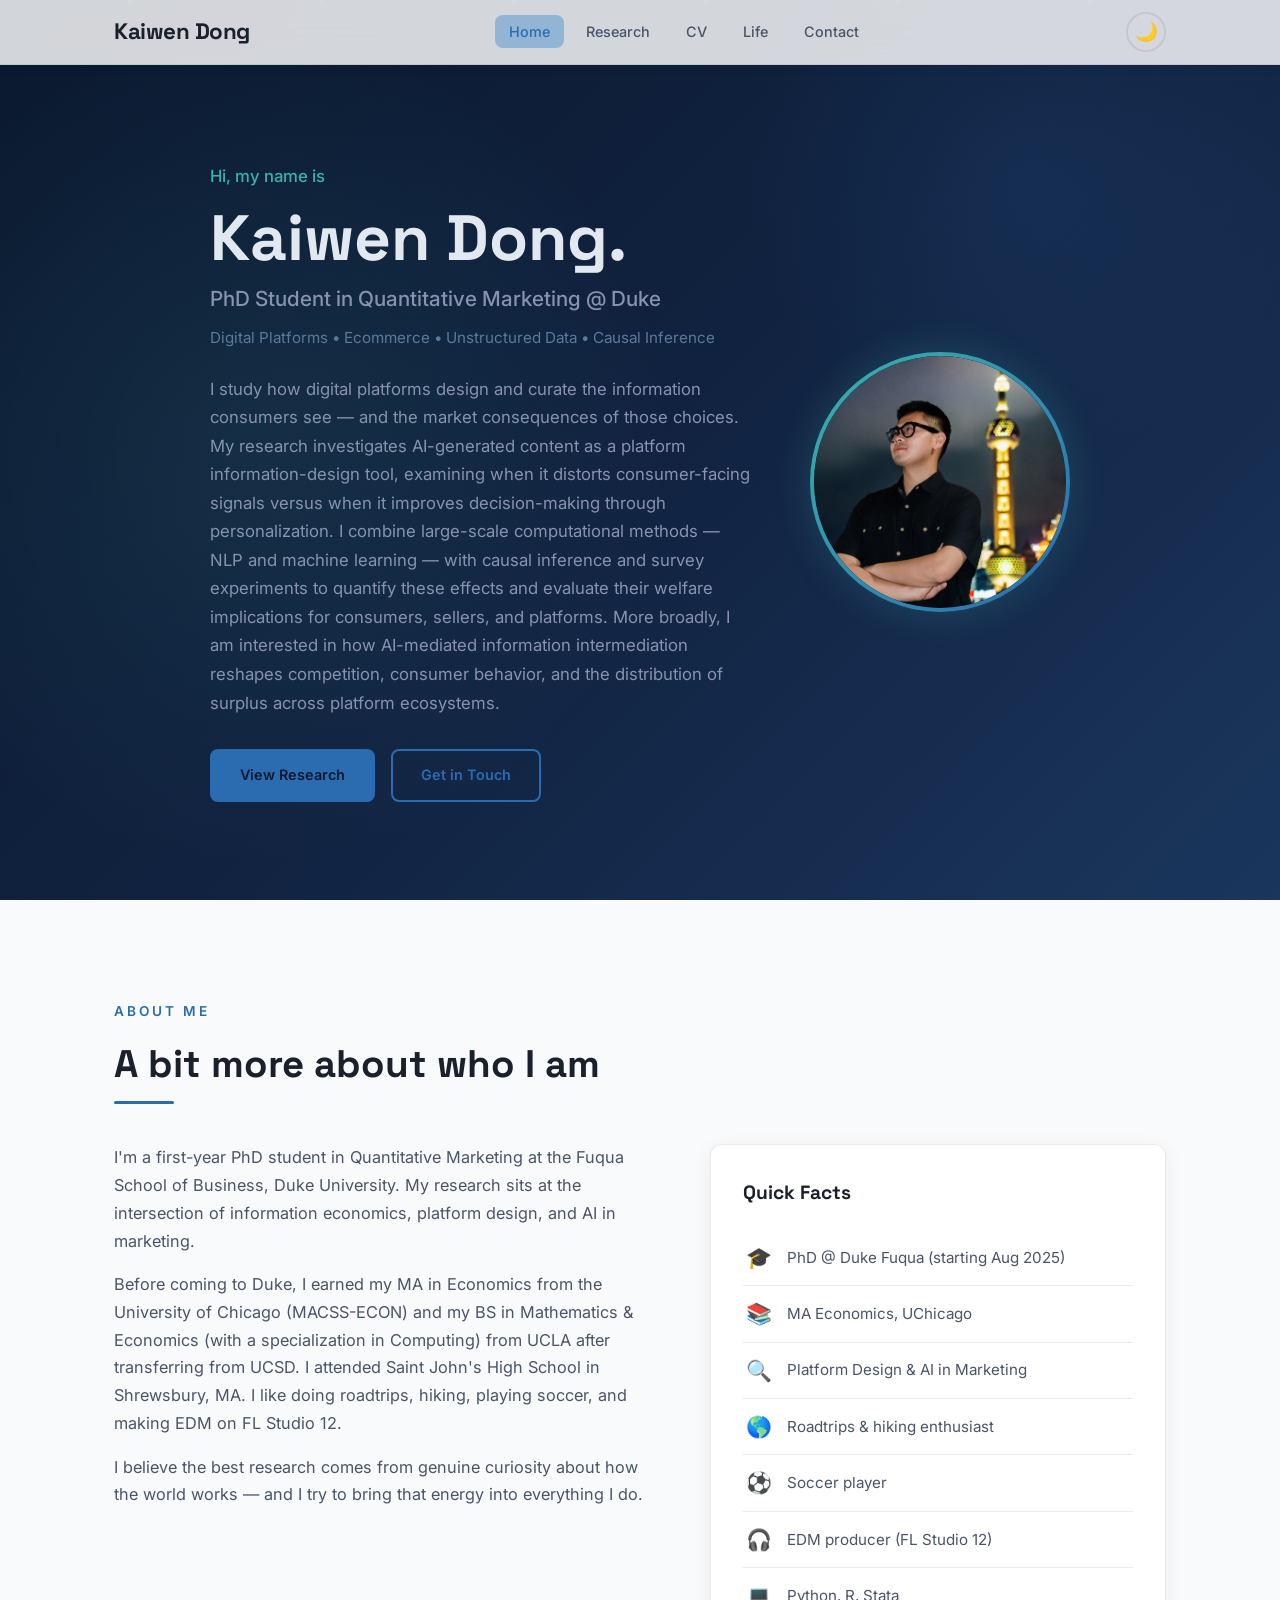
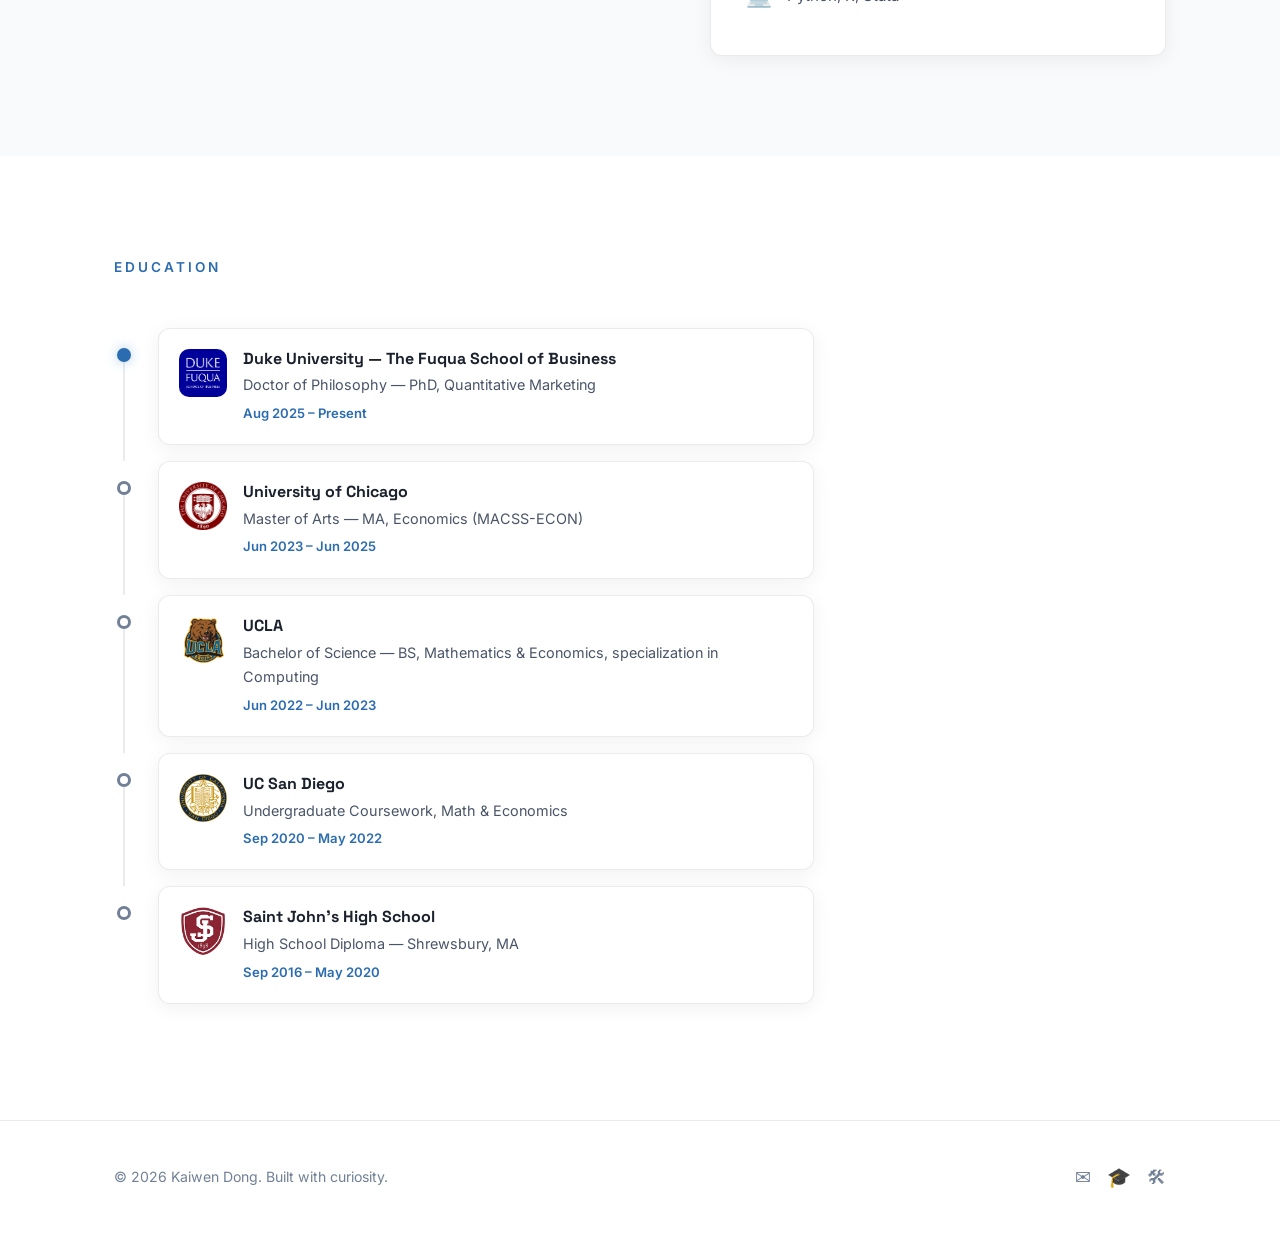
<file: index.html>
<!DOCTYPE html>
<html lang="en">
<head>
  <!-- Google tag (gtag.js) -->
  <script async src="https://www.googletagmanager.com/gtag/js?id=G-MLNRYPQRBH"></script>
  <script>
    window.dataLayer = window.dataLayer || [];
    function gtag(){dataLayer.push(arguments);}
    gtag('js', new Date());
    gtag('config', 'G-MLNRYPQRBH');
  </script>
  <meta charset="UTF-8">
  <meta name="viewport" content="width=device-width, initial-scale=1.0">
  <title>Kaiwen Dong | PhD Student in Quantitative Marketing @ Duke</title>
  <meta name="description" content="Kaiwen Dong is a first-year PhD student in Quantitative Marketing at Duke University's Fuqua School of Business, researching platform economics, AI in marketing, causal inference, and digital markets.">
  <meta name="keywords" content="Kaiwen Dong, PhD student, quantitative marketing, Duke University, Fuqua School of Business, platform economics, AI in marketing, causal inference, digital markets, ecommerce">
  <meta name="author" content="Kaiwen Dong">
  <meta name="robots" content="index, follow">
  <link rel="canonical" href="https://kevin2330.github.io/">
  <!-- Open Graph -->
  <meta property="og:title" content="Kaiwen Dong | PhD Student in Quantitative Marketing @ Duke">
  <meta property="og:description" content="First-year PhD student at Duke Fuqua researching platform economics, AI in marketing, causal inference, and digital markets.">
  <meta property="og:image" content="https://kevin2330.github.io/assets/profile.jpg">
  <meta property="og:url" content="https://kevin2330.github.io/">
  <meta property="og:type" content="website">
  <meta property="og:site_name" content="Kaiwen Dong">
  <!-- Twitter Card -->
  <meta name="twitter:card" content="summary_large_image">
  <meta name="twitter:title" content="Kaiwen Dong | PhD Student in Quantitative Marketing @ Duke">
  <meta name="twitter:description" content="First-year PhD student at Duke Fuqua researching platform economics, AI in marketing, causal inference, and digital markets.">
  <meta name="twitter:image" content="https://kevin2330.github.io/assets/profile.jpg">
  <!-- JSON-LD Structured Data -->
  <script type="application/ld+json">
  {
    "@context": "https://schema.org",
    "@type": "Person",
    "name": "Kaiwen Dong",
    "url": "https://kevin2330.github.io",
    "image": "https://kevin2330.github.io/assets/profile.jpg",
    "jobTitle": "PhD Student in Quantitative Marketing",
    "worksFor": {
      "@type": "Organization",
      "name": "Duke University, Fuqua School of Business"
    },
    "email": "kaiwen.dong@duke.edu",
    "alumniOf": [
      {
        "@type": "CollegeOrUniversity",
        "name": "University of Chicago"
      },
      {
        "@type": "CollegeOrUniversity",
        "name": "University of California, Los Angeles"
      }
    ],
    "knowsAbout": ["Platform Economics", "AI in Marketing", "Causal Inference", "Digital Markets", "Quantitative Marketing"],
    "sameAs": [
      "https://github.com/Kevin2330",
      "https://www.linkedin.com/in/kaiwendong/"
    ]
  }
  </script>
  <link rel="preconnect" href="https://fonts.googleapis.com">
  <link rel="preconnect" href="https://fonts.gstatic.com" crossorigin>
  <link href="https://fonts.googleapis.com/css2?family=Inter:wght@400;500;600;700&family=Space+Grotesk:wght@500;600;700&display=swap" rel="stylesheet">
  <link rel="stylesheet" href="css/style.css">
</head>
<body>

  <!-- Navigation -->
  <nav class="navbar">
    <div class="container">
      <a href="index.html" class="nav-brand">Kaiwen Dong</a>
      <ul class="nav-links">
        <li><a href="index.html">Home</a></li>
        <li><a href="research.html">Research</a></li>
        <li><a href="cv.html">CV</a></li>
<li><a href="life.html">Life</a></li>
        <li><a href="contact.html">Contact</a></li>
      </ul>
      <button class="theme-toggle" aria-label="Toggle dark mode">🌙</button>
      <button class="nav-hamburger" aria-label="Toggle menu">
        <span></span><span></span><span></span>
      </button>
    </div>
  </nav>

  <!-- Hero -->
  <header class="hero">
    <div class="hero-particles">
      <span></span><span></span><span></span>
      <span></span><span></span><span></span>
    </div>
    <div class="container hero-content">
      <div class="hero-text">
        <p class="hero-greeting">Hi, my name is</p>
        <h1>Kaiwen Dong.</h1>
        <p class="hero-tagline">PhD Student in Quantitative Marketing @ Duke</p>
        <p class="hero-personality">Digital Platforms &bull; Ecommerce &bull; Unstructured Data &bull; Causal Inference</p>
        <p class="hero-bio">
          I study how digital platforms design and curate the information consumers
          see &mdash; and the market consequences of those choices. My research investigates
          AI-generated content as a platform information-design tool, examining when it
          distorts consumer-facing signals versus when it improves decision-making through
          personalization. I combine large-scale computational methods &mdash; NLP and machine
          learning &mdash; with causal inference and survey experiments to quantify these effects
          and evaluate their welfare implications for consumers, sellers, and platforms.
          More broadly, I am interested in how AI-mediated information intermediation
          reshapes competition, consumer behavior, and the distribution of surplus across
          platform ecosystems.
        </p>
        <div class="hero-buttons">
          <a href="research.html" class="btn btn-primary">View Research</a>
          <a href="contact.html" class="btn btn-outline">Get in Touch</a>
        </div>
      </div>
      <div class="hero-photo">
        <div class="photo-frame">
          <div class="photo-placeholder">
            <img src="assets/profile.jpg" alt="Kaiwen Dong">
          </div>
        </div>
      </div>
    </div>
  </header>

  <!-- About Section -->
  <section class="section" id="about">
    <div class="container">
      <div class="section-header animate-on-scroll">
        <p class="section-label">About Me</p>
        <h2 class="section-title">A bit more about who I am</h2>
      </div>
      <div class="about-grid">
        <div class="about-text animate-on-scroll">
          <p>
            I'm a first-year PhD student in Quantitative Marketing at the Fuqua School of Business,
            Duke University. My research sits at the intersection of information economics,
            platform design, and AI in marketing.
          </p>
          <p>
            Before coming to Duke, I earned my MA in Economics from the University of Chicago
            (MACSS-ECON) and my BS in Mathematics &amp; Economics (with a specialization in Computing)
            from UCLA after transferring from UCSD. I attended Saint John's High School in
            Shrewsbury, MA. I like doing roadtrips, hiking, playing soccer, and making EDM
            on FL Studio 12.
          </p>
          <p>
            I believe the best research comes from genuine curiosity about how the world works
            &mdash; and I try to bring that energy into everything I do.
          </p>
        </div>
        <div class="fun-facts animate-on-scroll">
          <h3>Quick Facts</h3>
          <div class="fact-item">
            <span class="fact-icon">&#127891;</span>
            <span>PhD @ Duke Fuqua (starting Aug 2025)</span>
          </div>
          <div class="fact-item">
            <span class="fact-icon">&#128218;</span>
            <span>MA Economics, UChicago</span>
          </div>
          <div class="fact-item">
            <span class="fact-icon">&#128269;</span>
            <span>Platform Design &amp; AI in Marketing</span>
          </div>
          <div class="fact-item">
            <span class="fact-icon">&#127758;</span>
            <span>Roadtrips &amp; hiking enthusiast</span>
          </div>
          <div class="fact-item">
            <span class="fact-icon">&#9917;</span>
            <span>Soccer player</span>
          </div>
          <div class="fact-item">
            <span class="fact-icon">&#127911;</span>
            <span>EDM producer (FL Studio 12)</span>
          </div>
          <div class="fact-item">
            <span class="fact-icon">&#128187;</span>
            <span>Python, R, Stata</span>
          </div>
        </div>
      </div>
    </div>
  </section>

  <!-- Education Timeline -->
  <section class="section section-alt" id="education">
    <div class="container">
      <div class="section-header animate-on-scroll">
        <p class="section-label">Education</p>
      </div>
      <div class="edu-timeline">

        <div class="edu-item animate-on-scroll">
          <div class="edu-line">
            <div class="edu-dot edu-dot-active"></div>
            <div class="edu-connector"></div>
          </div>
          <div class="edu-card">
            <div class="edu-logo">
              <img src="logo/Fuqua_School_of_Business_logo_square_full.svg.png" alt="Duke Fuqua">
            </div>
            <div class="edu-info">
              <h4>Duke University &mdash; The Fuqua School of Business</h4>
              <p class="edu-degree">Doctor of Philosophy &mdash; PhD, Quantitative Marketing</p>
              <p class="edu-dates">Aug 2025 &ndash; Present</p>
            </div>
          </div>
        </div>

        <div class="edu-item animate-on-scroll">
          <div class="edu-line">
            <div class="edu-dot"></div>
            <div class="edu-connector"></div>
          </div>
          <div class="edu-card">
            <div class="edu-logo">
              <img src="logo/UChicago-logo.jpg" alt="University of Chicago">
            </div>
            <div class="edu-info">
              <h4>University of Chicago</h4>
              <p class="edu-degree">Master of Arts &mdash; MA, Economics (MACSS-ECON)</p>
              <p class="edu-dates">Jun 2023 &ndash; Jun 2025</p>
            </div>
          </div>
        </div>

        <div class="edu-item animate-on-scroll">
          <div class="edu-line">
            <div class="edu-dot"></div>
            <div class="edu-connector"></div>
          </div>
          <div class="edu-card">
            <div class="edu-logo">
              <img src="logo/ucla-logo.avif" alt="UCLA">
            </div>
            <div class="edu-info">
              <h4>UCLA</h4>
              <p class="edu-degree">Bachelor of Science &mdash; BS, Mathematics &amp; Economics, specialization in Computing</p>
              <p class="edu-dates">Jun 2022 &ndash; Jun 2023</p>
            </div>
          </div>
        </div>

        <div class="edu-item animate-on-scroll">
          <div class="edu-line">
            <div class="edu-dot"></div>
            <div class="edu-connector"></div>
          </div>
          <div class="edu-card">
            <div class="edu-logo">
              <img src="logo/ucsd-logo.png" alt="UC San Diego">
            </div>
            <div class="edu-info">
              <h4>UC San Diego</h4>
              <p class="edu-degree">Undergraduate Coursework, Math &amp; Economics</p>
              <p class="edu-dates">Sep 2020 &ndash; May 2022</p>
            </div>
          </div>
        </div>

        <div class="edu-item animate-on-scroll">
          <div class="edu-line">
            <div class="edu-dot"></div>
          </div>
          <div class="edu-card">
            <div class="edu-logo">
              <img src="logo/sj-logo.png" alt="Saint John's High School">
            </div>
            <div class="edu-info">
              <h4>Saint John's High School</h4>
              <p class="edu-degree">High School Diploma &mdash; Shrewsbury, MA</p>
              <p class="edu-dates">Sep 2016 &ndash; May 2020</p>
            </div>
          </div>
        </div>

      </div>
    </div>
  </section>

  <!-- Footer -->
  <footer class="footer">
    <div class="container">
      <p class="footer-text">&copy; 2026 Kaiwen Dong. Built with curiosity.</p>
      <div class="footer-socials">
        <a href="mailto:kaiwen.dong@duke.edu" aria-label="Email" title="Email">&#9993;</a>
        <a href="https://scholar.google.com/" target="_blank" rel="noopener" aria-label="Google Scholar" title="Google Scholar">&#127891;</a>
        <a href="https://github.com/Kevin2330" target="_blank" rel="noopener" aria-label="GitHub" title="GitHub">&#128736;</a>
      </div>
    </div>
  </footer>

  <script src="js/main.js"></script>
</body>
</html>
</file>
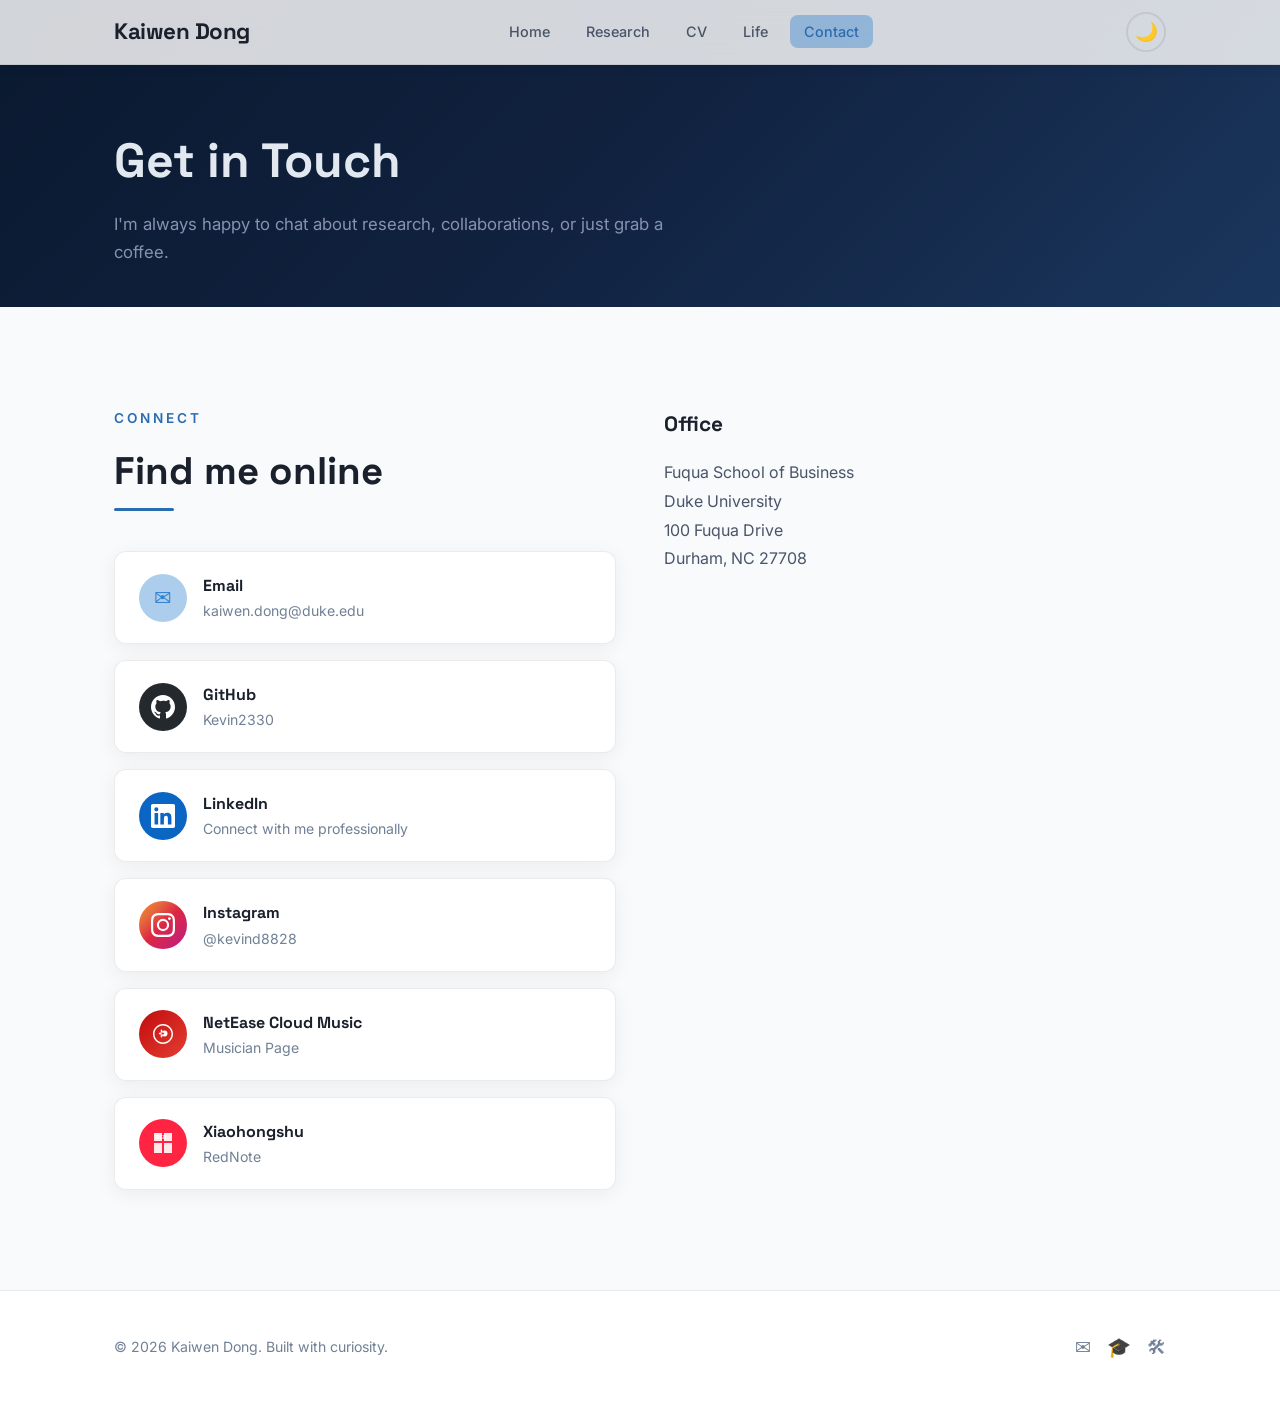
<file: contact.html>
<!DOCTYPE html>
<html lang="en">
<head>
  <!-- Google tag (gtag.js) -->
  <script async src="https://www.googletagmanager.com/gtag/js?id=G-MLNRYPQRBH"></script>
  <script>
    window.dataLayer = window.dataLayer || [];
    function gtag(){dataLayer.push(arguments);}
    gtag('js', new Date());
    gtag('config', 'G-MLNRYPQRBH');
  </script>
  <meta charset="UTF-8">
  <meta name="viewport" content="width=device-width, initial-scale=1.0">
  <title>Contact | Kaiwen Dong</title>
  <meta name="description" content="Contact Kaiwen Dong — email, GitHub, LinkedIn, Instagram, and office address at Duke University's Fuqua School of Business.">
  <meta name="keywords" content="Kaiwen Dong, contact, email, Duke University, Fuqua School of Business, GitHub, LinkedIn, social media">
  <meta name="author" content="Kaiwen Dong">
  <meta name="robots" content="index, follow">
  <link rel="canonical" href="https://kevin2330.github.io/contact.html">
  <!-- Open Graph -->
  <meta property="og:title" content="Contact | Kaiwen Dong">
  <meta property="og:description" content="Get in touch with Kaiwen Dong — email, GitHub, LinkedIn, and office at Duke Fuqua School of Business.">
  <meta property="og:image" content="https://kevin2330.github.io/assets/profile.jpg">
  <meta property="og:url" content="https://kevin2330.github.io/contact.html">
  <meta property="og:type" content="website">
  <meta property="og:site_name" content="Kaiwen Dong">
  <!-- Twitter Card -->
  <meta name="twitter:card" content="summary_large_image">
  <meta name="twitter:title" content="Contact | Kaiwen Dong">
  <meta name="twitter:description" content="Get in touch with Kaiwen Dong — email, GitHub, LinkedIn, and office at Duke Fuqua School of Business.">
  <meta name="twitter:image" content="https://kevin2330.github.io/assets/profile.jpg">
  <link rel="preconnect" href="https://fonts.googleapis.com">
  <link rel="preconnect" href="https://fonts.gstatic.com" crossorigin>
  <link href="https://fonts.googleapis.com/css2?family=Inter:wght@400;500;600;700&family=Space+Grotesk:wght@500;600;700&display=swap" rel="stylesheet">
  <link rel="stylesheet" href="css/style.css">
</head>
<body class="page-top">

  <!-- Navigation -->
  <nav class="navbar">
    <div class="container">
      <a href="index.html" class="nav-brand">Kaiwen Dong</a>
      <ul class="nav-links">
        <li><a href="index.html">Home</a></li>
        <li><a href="research.html">Research</a></li>
        <li><a href="cv.html">CV</a></li>
<li><a href="life.html">Life</a></li>
        <li><a href="contact.html">Contact</a></li>
      </ul>
      <button class="theme-toggle" aria-label="Toggle dark mode">🌙</button>
      <button class="nav-hamburger" aria-label="Toggle menu">
        <span></span><span></span><span></span>
      </button>
    </div>
  </nav>

  <!-- Page Hero -->
  <div class="page-hero">
    <div class="container">
      <h1>Get in Touch</h1>
      <p>I'm always happy to chat about research, collaborations, or just grab a coffee.</p>
    </div>
  </div>

  <!-- Contact Content -->
  <section class="section">
    <div class="container">
      <div class="contact-grid">

        <!-- Links -->
        <div>
          <div class="section-header animate-on-scroll">
            <p class="section-label">Connect</p>
            <h2 class="section-title">Find me online</h2>
          </div>

          <ul class="contact-links stagger-children">
            <li>
              <a href="mailto:kaiwen.dong@duke.edu" class="contact-link animate-on-scroll">
                <span class="contact-icon">&#9993;</span>
                <div class="contact-link-text">
                  <h4>Email</h4>
                  <p>kaiwen.dong@duke.edu</p>
                </div>
              </a>
            </li>
<li>
              <a href="https://github.com/Kevin2330" target="_blank" rel="noopener" class="contact-link animate-on-scroll">
                <span class="contact-icon" style="background: #24292e; padding: 10px;">
                  <svg width="24" height="24" viewBox="0 0 24 24" fill="white" xmlns="http://www.w3.org/2000/svg">
                    <path d="M12 0C5.374 0 0 5.373 0 12c0 5.302 3.438 9.8 8.207 11.387.599.111.793-.261.793-.577v-2.234c-3.338.726-4.033-1.416-4.033-1.416-.546-1.387-1.333-1.756-1.333-1.756-1.089-.745.083-.729.083-.729 1.205.084 1.839 1.237 1.839 1.237 1.07 1.834 2.807 1.304 3.492.997.107-.775.418-1.305.762-1.604-2.665-.305-5.467-1.334-5.467-5.931 0-1.311.469-2.381 1.236-3.221-.124-.303-.535-1.524.117-3.176 0 0 1.008-.322 3.301 1.23A11.509 11.509 0 0112 5.803c1.02.005 2.047.138 3.006.404 2.291-1.552 3.297-1.23 3.297-1.23.653 1.653.242 2.874.118 3.176.77.84 1.235 1.911 1.235 3.221 0 4.609-2.807 5.624-5.479 5.921.43.372.823 1.102.823 2.222v3.293c0 .319.192.694.801.576C20.566 21.797 24 17.3 24 12c0-6.627-5.373-12-12-12z"/>
                  </svg>
                </span>
                <div class="contact-link-text">
                  <h4>GitHub</h4>
                  <p>Kevin2330</p>
                </div>
              </a>
            </li>
            <li>
              <a href="https://www.linkedin.com/in/kaiwendong/" target="_blank" rel="noopener" class="contact-link animate-on-scroll">
                <span class="contact-icon" style="background: #0A66C2; padding: 10px;">
                  <svg width="24" height="24" viewBox="0 0 24 24" fill="white" xmlns="http://www.w3.org/2000/svg">
                    <path d="M20.447 20.452h-3.554v-5.569c0-1.328-.027-3.037-1.852-3.037-1.853 0-2.136 1.445-2.136 2.939v5.667H9.351V9h3.414v1.561h.046c.477-.9 1.637-1.85 3.37-1.85 3.601 0 4.267 2.37 4.267 5.455v6.286zM5.337 7.433a2.062 2.062 0 01-2.063-2.065 2.064 2.064 0 112.063 2.065zm1.782 13.019H3.555V9h3.564v11.452zM22.225 0H1.771C.792 0 0 .774 0 1.729v20.542C0 23.227.792 24 1.771 24h20.451C23.2 24 24 23.227 24 22.271V1.729C24 .774 23.2 0 22.222 0h.003z"/>
                  </svg>
                </span>
                <div class="contact-link-text">
                  <h4>LinkedIn</h4>
                  <p>Connect with me professionally</p>
                </div>
              </a>
            </li>
            <li>
              <a href="https://www.instagram.com/kevind8828/" target="_blank" rel="noopener" class="contact-link animate-on-scroll">
                <span class="contact-icon" style="background: linear-gradient(135deg, #f09433, #e6683c, #dc2743, #cc2366, #bc1888); padding: 10px;">
                  <svg width="24" height="24" viewBox="0 0 24 24" fill="white" xmlns="http://www.w3.org/2000/svg">
                    <path d="M12 2.163c3.204 0 3.584.012 4.85.07 3.252.148 4.771 1.691 4.919 4.919.058 1.265.069 1.645.069 4.849 0 3.205-.012 3.584-.069 4.849-.149 3.225-1.664 4.771-4.919 4.919-1.266.058-1.644.07-4.85.07-3.204 0-3.584-.012-4.849-.07-3.26-.149-4.771-1.699-4.919-4.92-.058-1.265-.07-1.644-.07-4.849 0-3.204.013-3.583.07-4.849.149-3.227 1.664-4.771 4.919-4.919 1.266-.057 1.645-.069 4.849-.069zM12 0C8.741 0 8.333.014 7.053.072 2.695.272.273 2.69.073 7.052.014 8.333 0 8.741 0 12c0 3.259.014 3.668.072 4.948.2 4.358 2.618 6.78 6.98 6.98C8.333 23.986 8.741 24 12 24c3.259 0 3.668-.014 4.948-.072 4.354-.2 6.782-2.618 6.979-6.98.059-1.28.073-1.689.073-4.948 0-3.259-.014-3.667-.072-4.947-.196-4.354-2.617-6.78-6.979-6.98C15.668.014 15.259 0 12 0zm0 5.838a6.162 6.162 0 100 12.324 6.162 6.162 0 000-12.324zM12 16a4 4 0 110-8 4 4 0 010 8zm6.406-11.845a1.44 1.44 0 100 2.881 1.44 1.44 0 000-2.881z"/>
                  </svg>
                </span>
                <div class="contact-link-text">
                  <h4>Instagram</h4>
                  <p>@kevind8828</p>
                </div>
              </a>
            </li>
            <li>
              <a href="https://163cn.tv/YZ1ZCcM" target="_blank" rel="noopener" class="contact-link animate-on-scroll">
                <span class="contact-icon" style="background: linear-gradient(135deg, #c20c0c, #e33e33); padding: 10px;">
                  <svg width="24" height="24" viewBox="0 0 24 24" fill="white" xmlns="http://www.w3.org/2000/svg">
                    <path d="M12 2C6.477 2 2 6.477 2 12s4.477 10 10 10 10-4.477 10-10S17.523 2 12 2zm0 1.5c4.694 0 8.5 3.806 8.5 8.5s-3.806 8.5-8.5 8.5S3.5 16.694 3.5 12 7.306 3.5 12 3.5zm-1.5 4a.75.75 0 00-.75.75v2.5H8.5a.75.75 0 000 1.5h1.25v2.5a.75.75 0 001.5 0v-2.5h1.25a.75.75 0 000-1.5h-1.25v-2.5a.75.75 0 00-.75-.75zm3 1a3 3 0 11-.001 6.001A3 3 0 0113.5 8.5z"/>
                  </svg>
                </span>
                <div class="contact-link-text">
                  <h4>NetEase Cloud Music</h4>
                  <p>Musician Page</p>
                </div>
              </a>
            </li>
            <li>
              <a href="https://xhslink.com/m/3Cy7cmgS21p" target="_blank" rel="noopener" class="contact-link animate-on-scroll">
                <span class="contact-icon" style="background: #ff2442; padding: 10px;">
                  <svg width="24" height="24" viewBox="0 0 24 24" fill="white" xmlns="http://www.w3.org/2000/svg">
                    <path d="M3 2h8v8H3V2zm10 0h8v8h-8V2zM3 12h8v10H3V12zm10 0h8v10h-8V12z" opacity="0.9"/>
                    <text x="5" y="8" font-size="5" font-weight="bold" fill="white" font-family="Arial">RED</text>
                  </svg>
                </span>
                <div class="contact-link-text">
                  <h4>Xiaohongshu</h4>
                  <p>RedNote</p>
                </div>
              </a>
            </li>
          </ul>
        </div>

        <!-- Office Info -->
        <div class="contact-info animate-on-scroll">
          <h3>Office</h3>
          <p>
            Fuqua School of Business<br>
            Duke University<br>
            100 Fuqua Drive<br>
            Durham, NC 27708
          </p>
        </div>

      </div>
    </div>
  </section>

  <!-- Footer -->
  <footer class="footer">
    <div class="container">
      <p class="footer-text">&copy; 2026 Kaiwen Dong. Built with curiosity.</p>
      <div class="footer-socials">
        <a href="mailto:kaiwen.dong@duke.edu" aria-label="Email">&#9993;</a>
        <a href="https://scholar.google.com/" target="_blank" rel="noopener" aria-label="Google Scholar">&#127891;</a>
        <a href="https://github.com/Kevin2330" target="_blank" rel="noopener" aria-label="GitHub">&#128736;</a>
      </div>
    </div>
  </footer>

  <script src="js/main.js"></script>
</body>
</html>
</file>
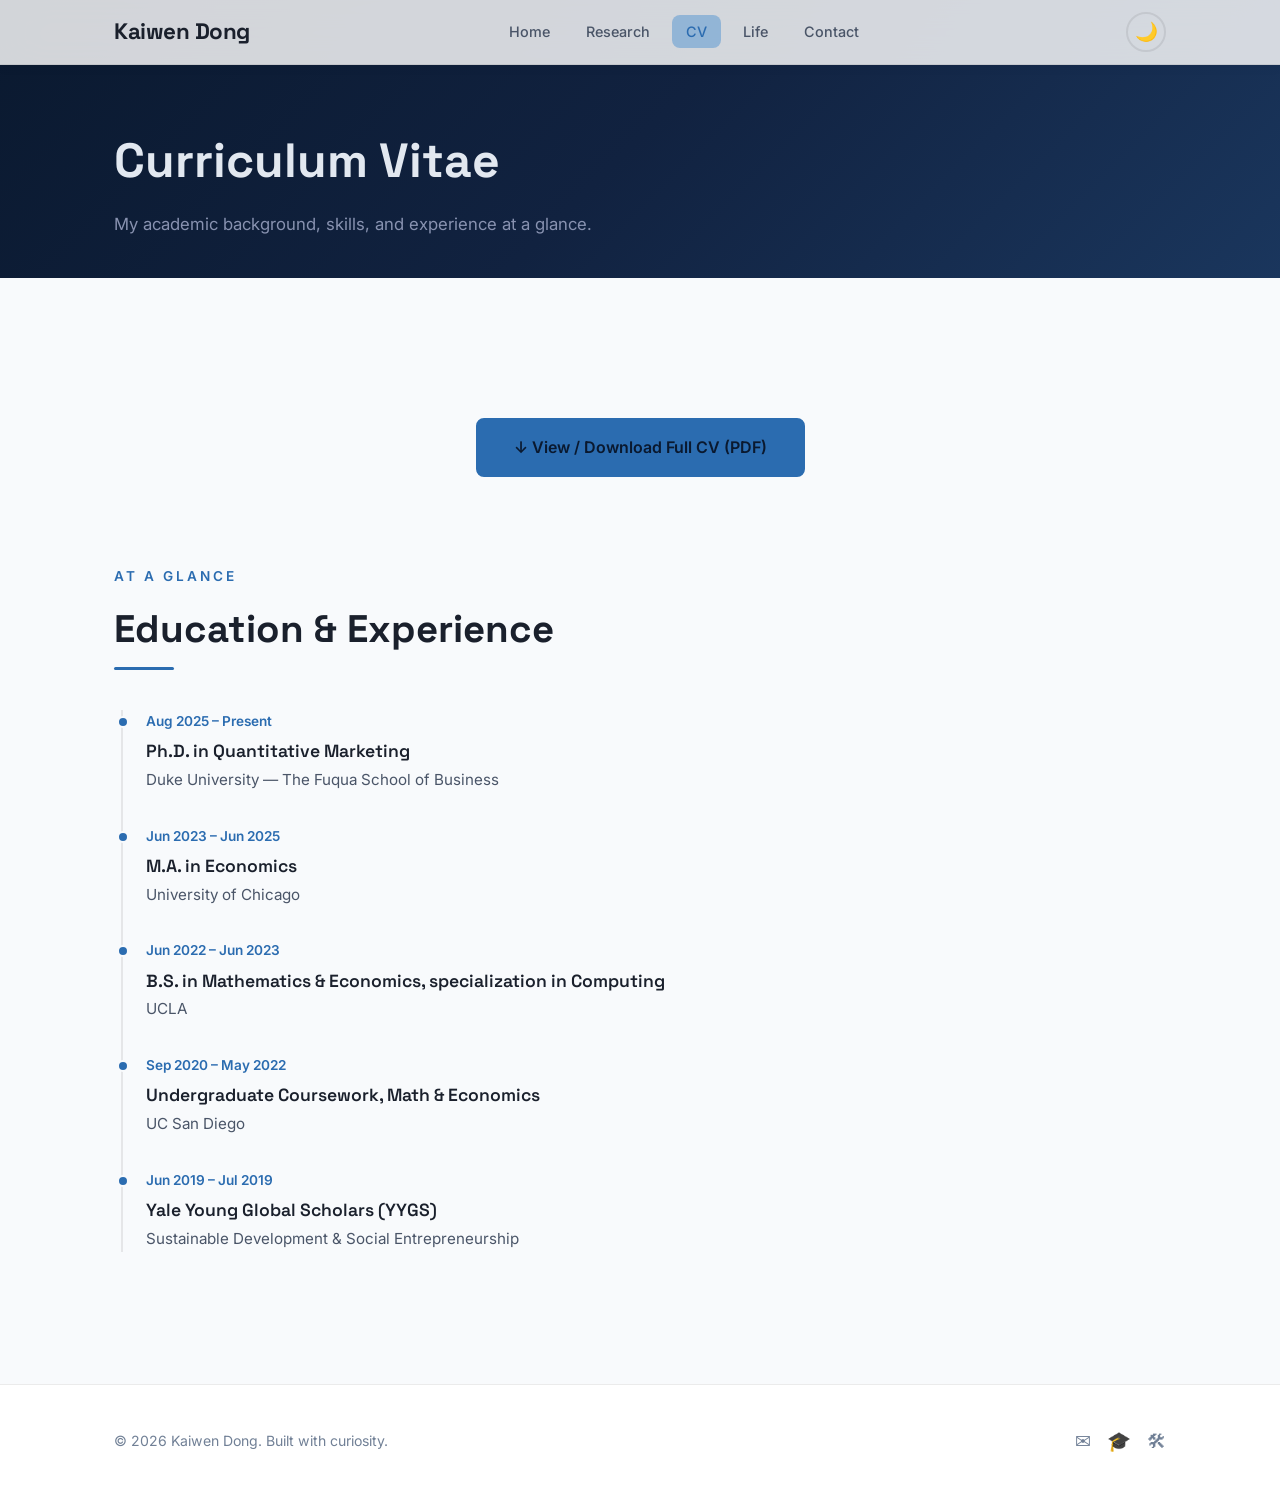
<file: cv.html>
<!DOCTYPE html>
<html lang="en">
<head>
  <!-- Google tag (gtag.js) -->
  <script async src="https://www.googletagmanager.com/gtag/js?id=G-MLNRYPQRBH"></script>
  <script>
    window.dataLayer = window.dataLayer || [];
    function gtag(){dataLayer.push(arguments);}
    gtag('js', new Date());
    gtag('config', 'G-MLNRYPQRBH');
  </script>
  <meta charset="UTF-8">
  <meta name="viewport" content="width=device-width, initial-scale=1.0">
  <title>CV | Kaiwen Dong</title>
  <meta name="description" content="Academic CV of Kaiwen Dong — PhD in Quantitative Marketing at Duke Fuqua, MA in Economics from UChicago, BS from UCLA. Education, experience, and skills.">
  <meta name="keywords" content="Kaiwen Dong, CV, curriculum vitae, academic resume, Duke University, Fuqua, UChicago, UCLA, quantitative marketing, economics, PhD">
  <meta name="author" content="Kaiwen Dong">
  <meta name="robots" content="index, follow">
  <link rel="canonical" href="https://kevin2330.github.io/cv.html">
  <!-- Open Graph -->
  <meta property="og:title" content="CV | Kaiwen Dong">
  <meta property="og:description" content="Academic CV — PhD at Duke Fuqua, MA Economics from UChicago, BS from UCLA. Education, research experience, and skills.">
  <meta property="og:image" content="https://kevin2330.github.io/assets/profile.jpg">
  <meta property="og:url" content="https://kevin2330.github.io/cv.html">
  <meta property="og:type" content="website">
  <meta property="og:site_name" content="Kaiwen Dong">
  <!-- Twitter Card -->
  <meta name="twitter:card" content="summary_large_image">
  <meta name="twitter:title" content="CV | Kaiwen Dong">
  <meta name="twitter:description" content="Academic CV — PhD at Duke Fuqua, MA Economics from UChicago, BS from UCLA. Education, research experience, and skills.">
  <meta name="twitter:image" content="https://kevin2330.github.io/assets/profile.jpg">
  <link rel="preconnect" href="https://fonts.googleapis.com">
  <link rel="preconnect" href="https://fonts.gstatic.com" crossorigin>
  <link href="https://fonts.googleapis.com/css2?family=Inter:wght@400;500;600;700&family=Space+Grotesk:wght@500;600;700&display=swap" rel="stylesheet">
  <link rel="stylesheet" href="css/style.css">
</head>
<body class="page-top">

  <!-- Navigation -->
  <nav class="navbar">
    <div class="container">
      <a href="index.html" class="nav-brand">Kaiwen Dong</a>
      <ul class="nav-links">
        <li><a href="index.html">Home</a></li>
        <li><a href="research.html">Research</a></li>
        <li><a href="cv.html">CV</a></li>
<li><a href="life.html">Life</a></li>
        <li><a href="contact.html">Contact</a></li>
      </ul>
      <button class="theme-toggle" aria-label="Toggle dark mode">🌙</button>
      <button class="nav-hamburger" aria-label="Toggle menu">
        <span></span><span></span><span></span>
      </button>
    </div>
  </nav>

  <!-- Page Hero -->
  <div class="page-hero">
    <div class="container">
      <h1>Curriculum Vitae</h1>
      <p>My academic background, skills, and experience at a glance.</p>
    </div>
  </div>

  <!-- CV Content -->
  <section class="section">
    <div class="container">

      <div class="cv-header animate-on-scroll" style="text-align: center; padding: 40px 0;">
        <a href="https://drive.google.com/file/d/1DrsoYtrRNKOoSzZk88OiC4rQ_2lyNKFT/view?usp=sharing" target="_blank" rel="noopener" class="btn btn-primary cv-download-btn">
          &#8595; View / Download Full CV (PDF)
        </a>
      </div>

      <!-- Timeline Summary -->
      <div class="section-header animate-on-scroll">
        <p class="section-label">At a Glance</p>
        <h2 class="section-title">Education & Experience</h2>
      </div>

      <div class="cv-timeline stagger-children">

        <div class="timeline-item animate-on-scroll">
          <p class="timeline-year">Aug 2025 &ndash; Present</p>
          <h3 class="timeline-title">Ph.D. in Quantitative Marketing</h3>
          <p class="timeline-subtitle">Duke University &mdash; The Fuqua School of Business</p>
        </div>

        <div class="timeline-item animate-on-scroll">
          <p class="timeline-year">Jun 2023 &ndash; Jun 2025</p>
          <h3 class="timeline-title">M.A. in Economics</h3>
          <p class="timeline-subtitle">University of Chicago</p>
        </div>

        <div class="timeline-item animate-on-scroll">
          <p class="timeline-year">Jun 2022 &ndash; Jun 2023</p>
          <h3 class="timeline-title">B.S. in Mathematics &amp; Economics, specialization in Computing</h3>
          <p class="timeline-subtitle">UCLA</p>
        </div>

        <div class="timeline-item animate-on-scroll">
          <p class="timeline-year">Sep 2020 &ndash; May 2022</p>
          <h3 class="timeline-title">Undergraduate Coursework, Math &amp; Economics</h3>
          <p class="timeline-subtitle">UC San Diego</p>
        </div>

        <div class="timeline-item animate-on-scroll">
          <p class="timeline-year">Jun 2019 &ndash; Jul 2019</p>
          <h3 class="timeline-title">Yale Young Global Scholars (YYGS)</h3>
          <p class="timeline-subtitle">Sustainable Development &amp; Social Entrepreneurship</p>
        </div>

      </div>

    </div>
  </section>

  <!-- Footer -->
  <footer class="footer">
    <div class="container">
      <p class="footer-text">&copy; 2026 Kaiwen Dong. Built with curiosity.</p>
      <div class="footer-socials">
        <a href="mailto:kaiwen.dong@duke.edu" aria-label="Email">&#9993;</a>
        <a href="https://scholar.google.com/" target="_blank" rel="noopener" aria-label="Google Scholar">&#127891;</a>
        <a href="https://github.com/Kevin2330" target="_blank" rel="noopener" aria-label="GitHub">&#128736;</a>
      </div>
    </div>
  </footer>

  <script src="js/main.js"></script>
</body>
</html>
</file>
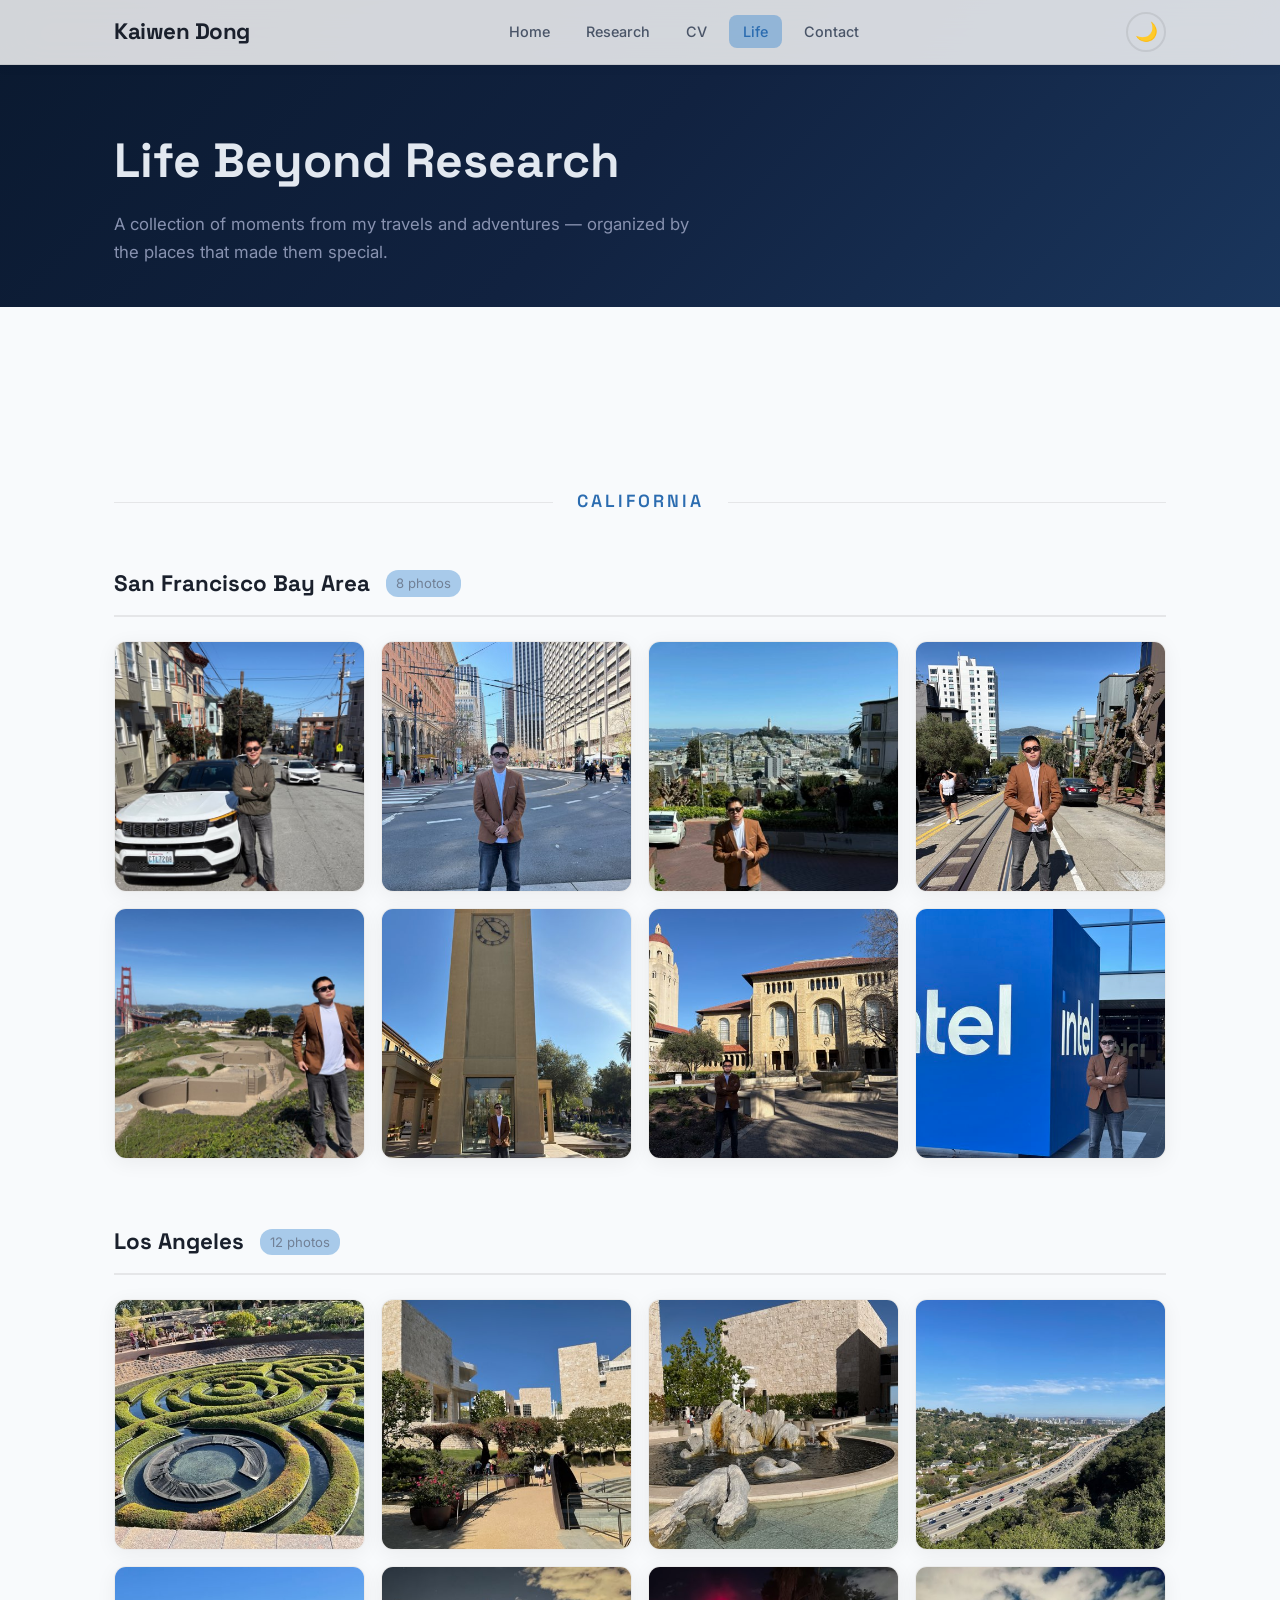
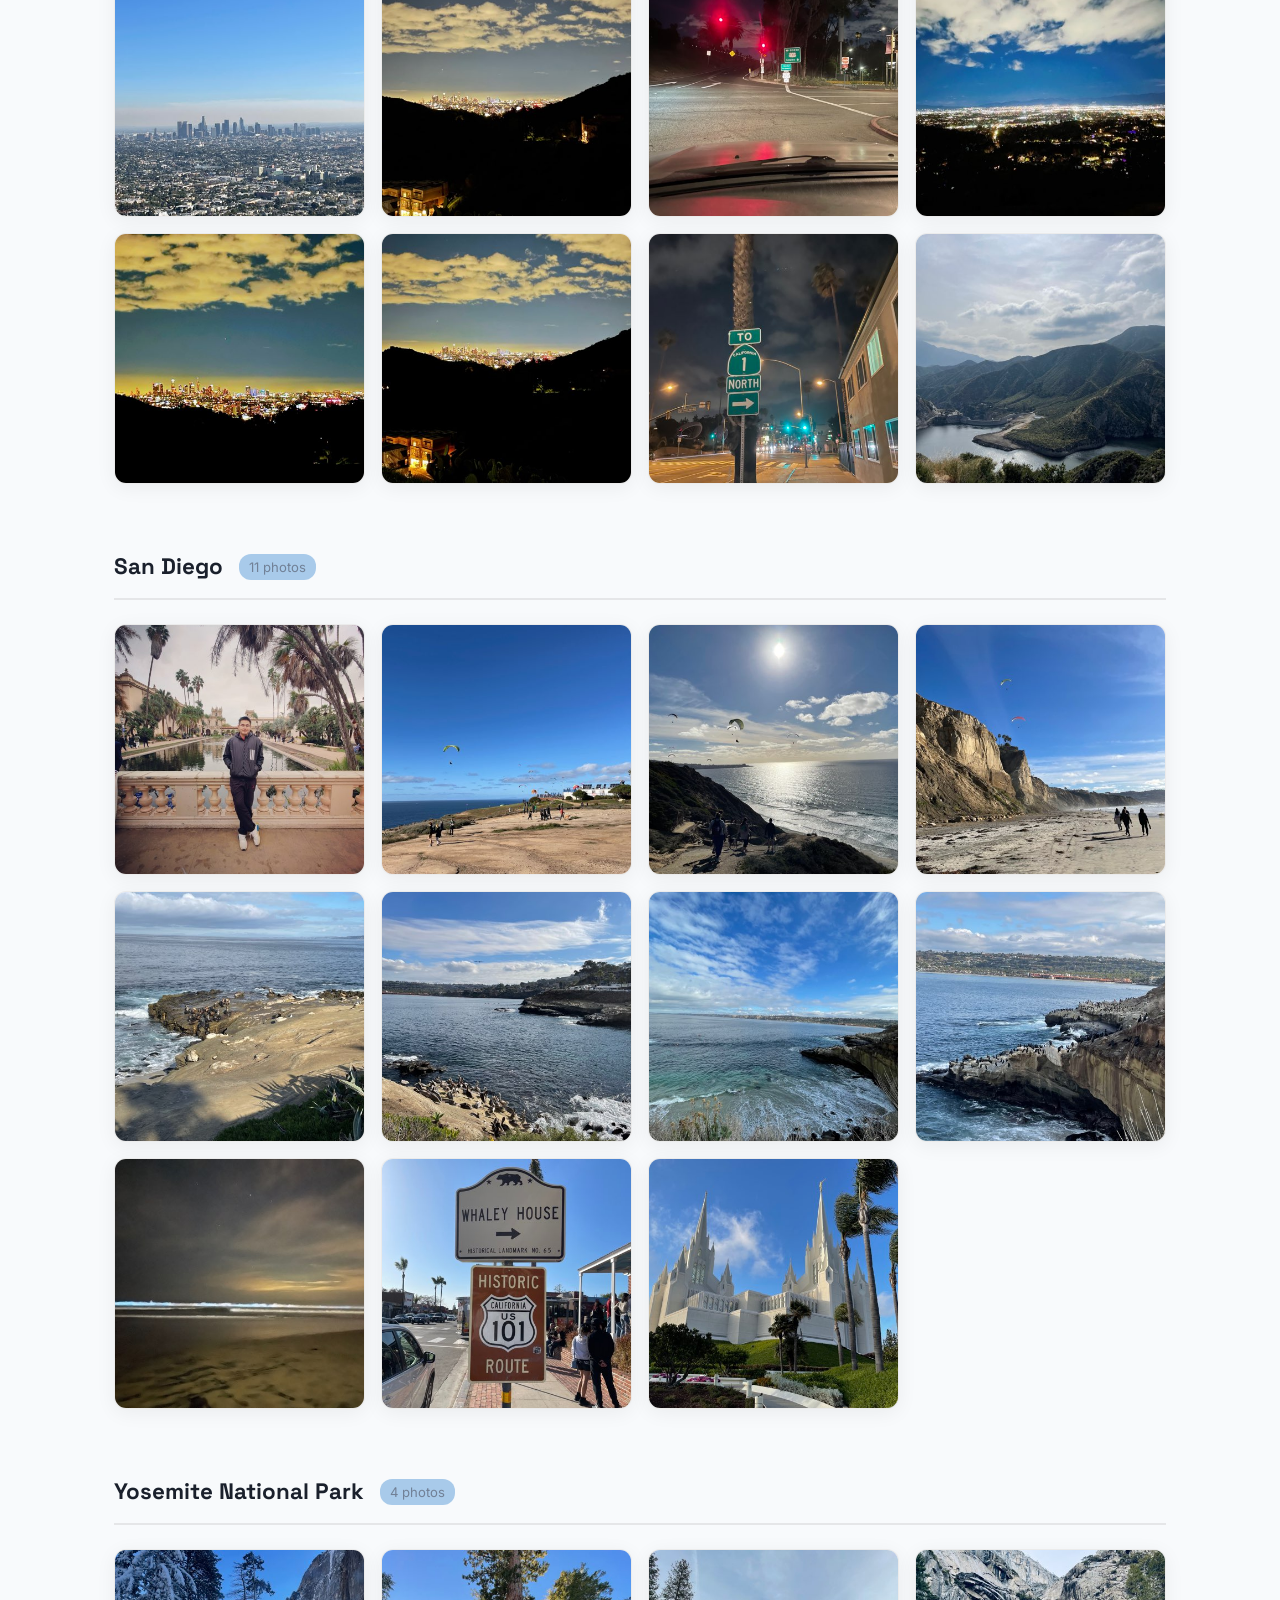
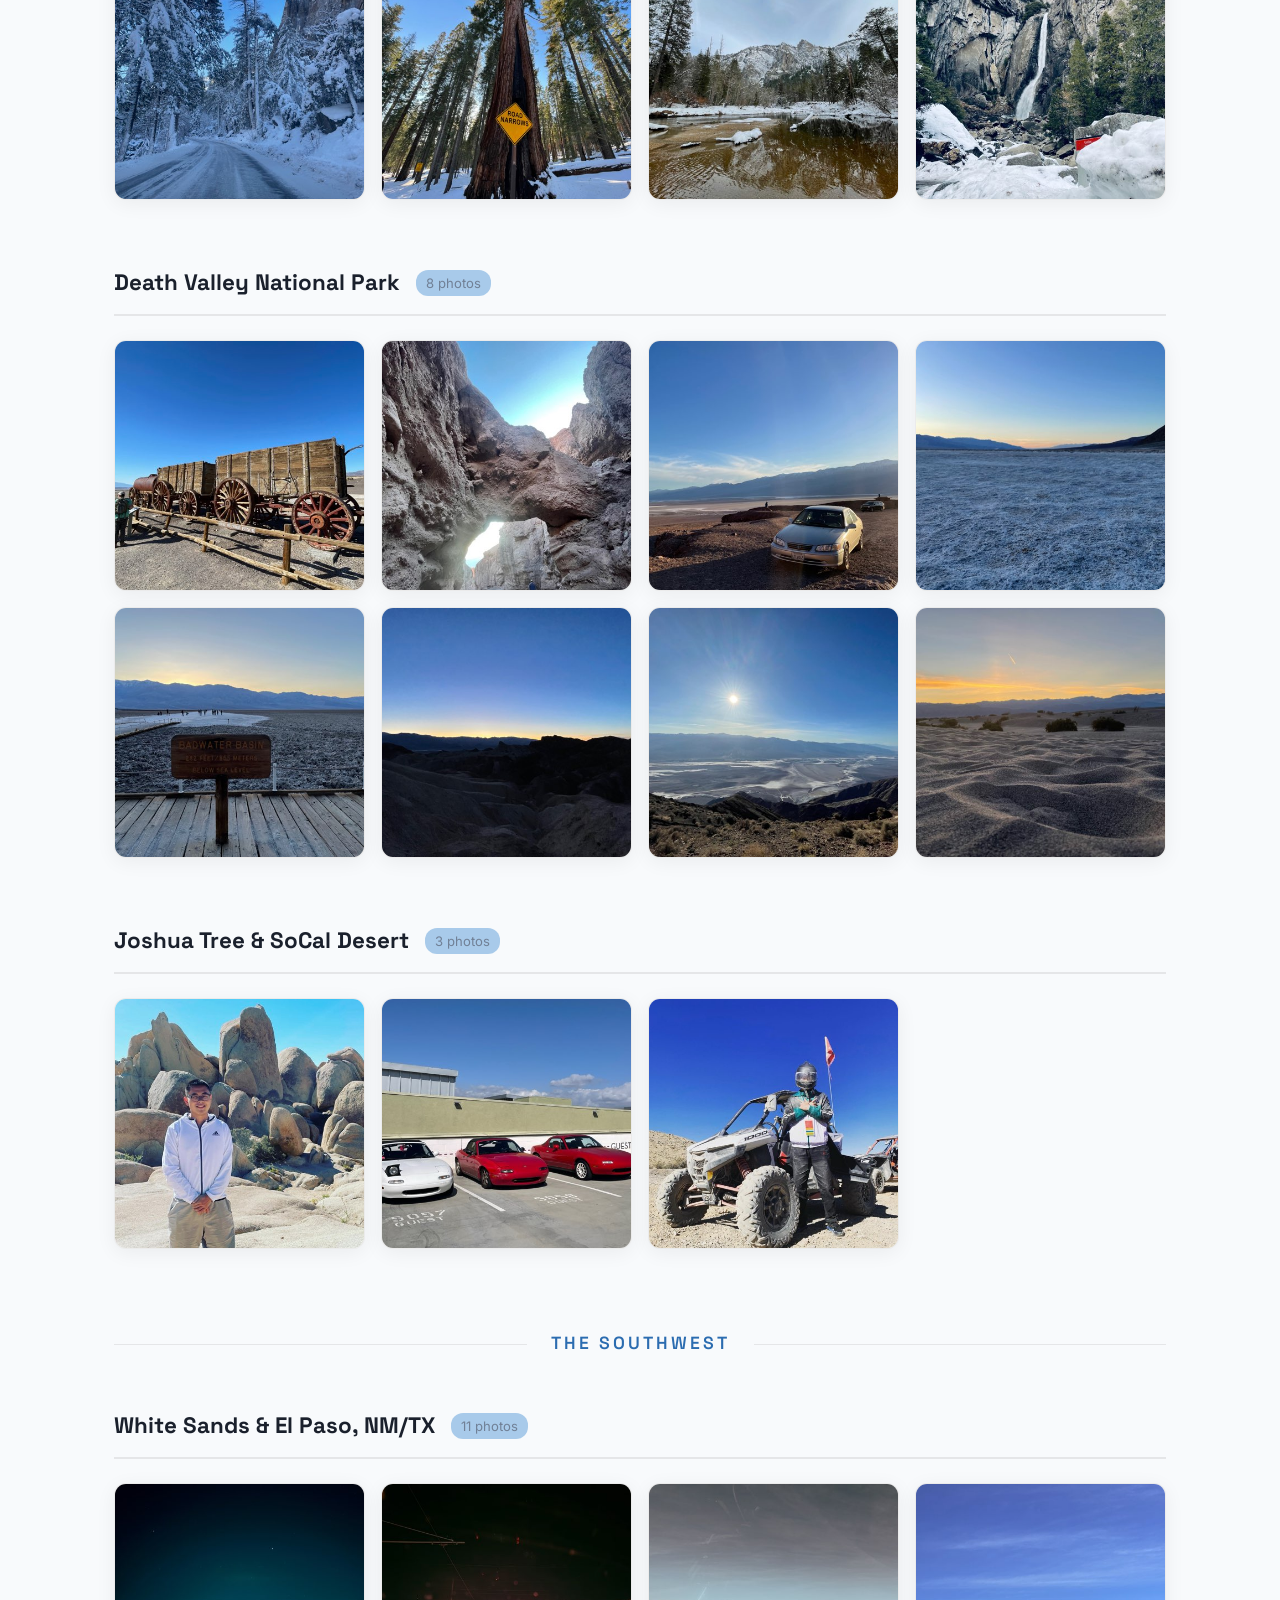
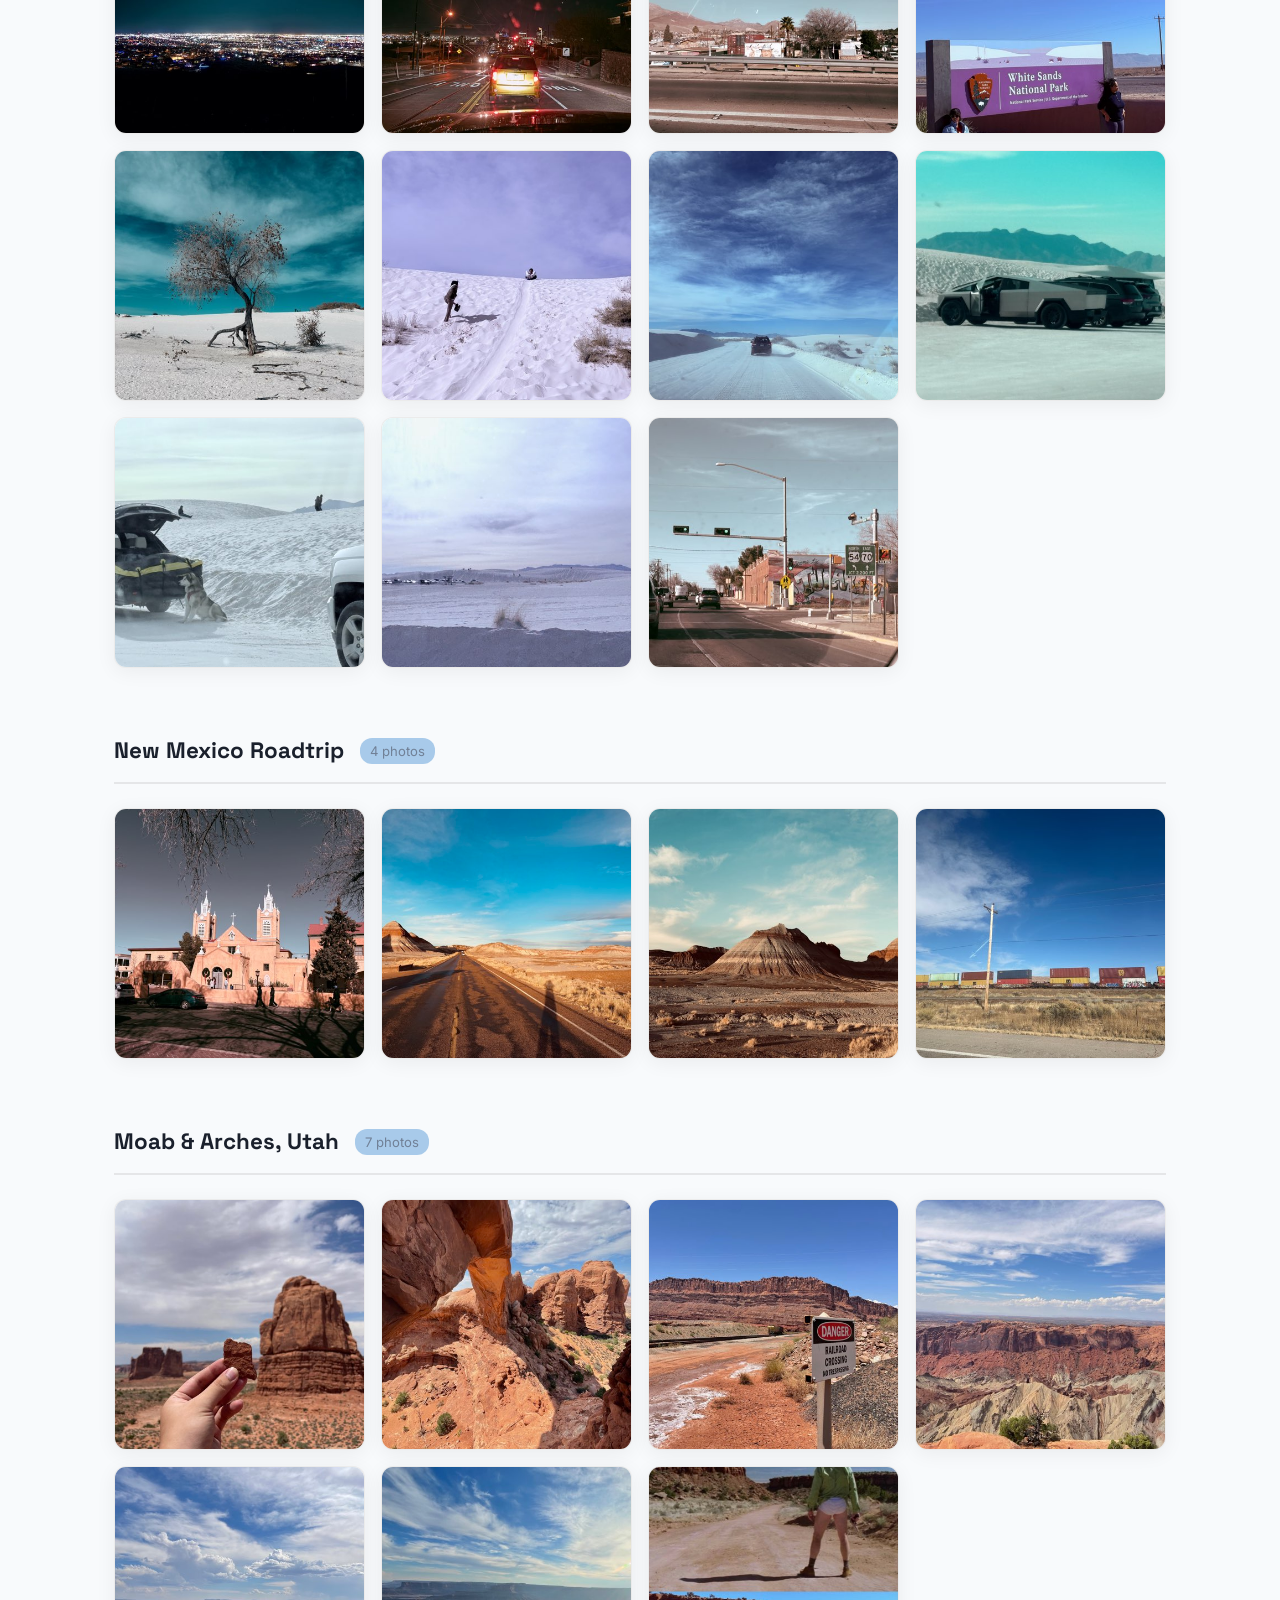
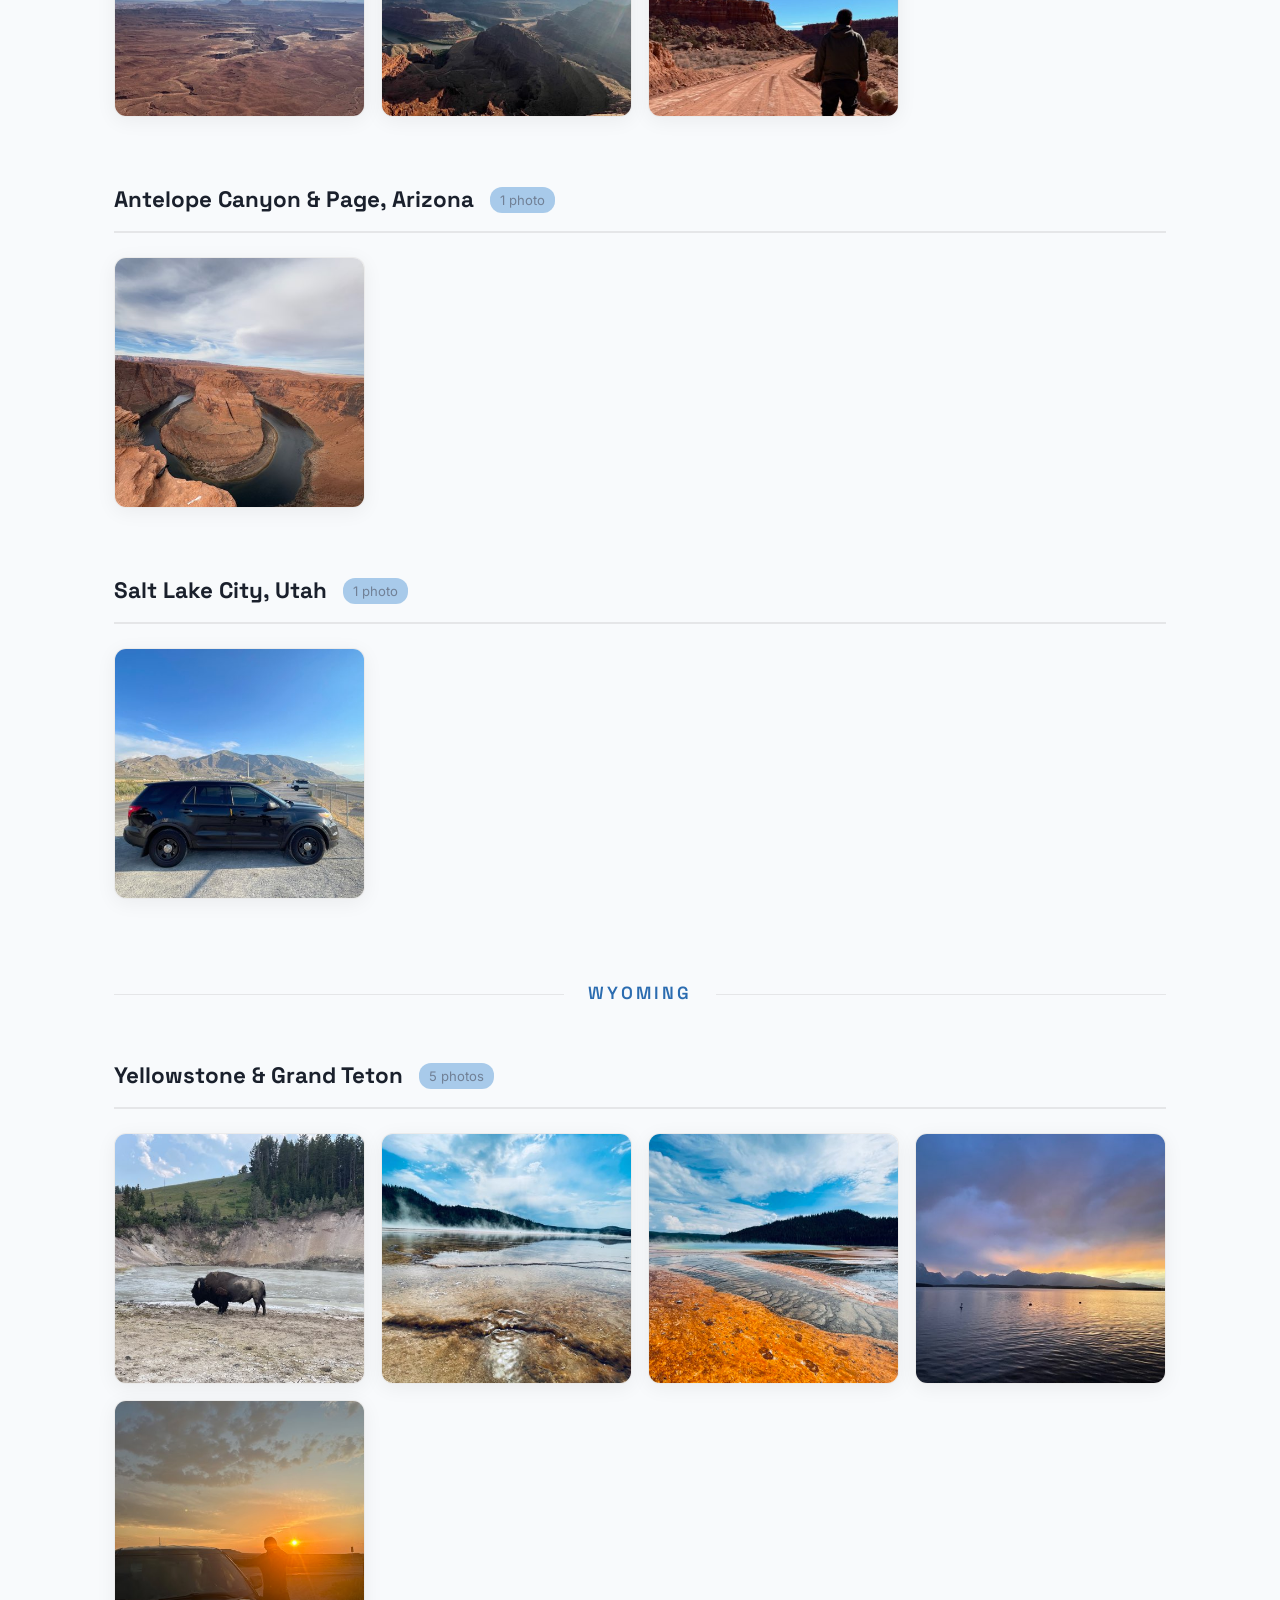
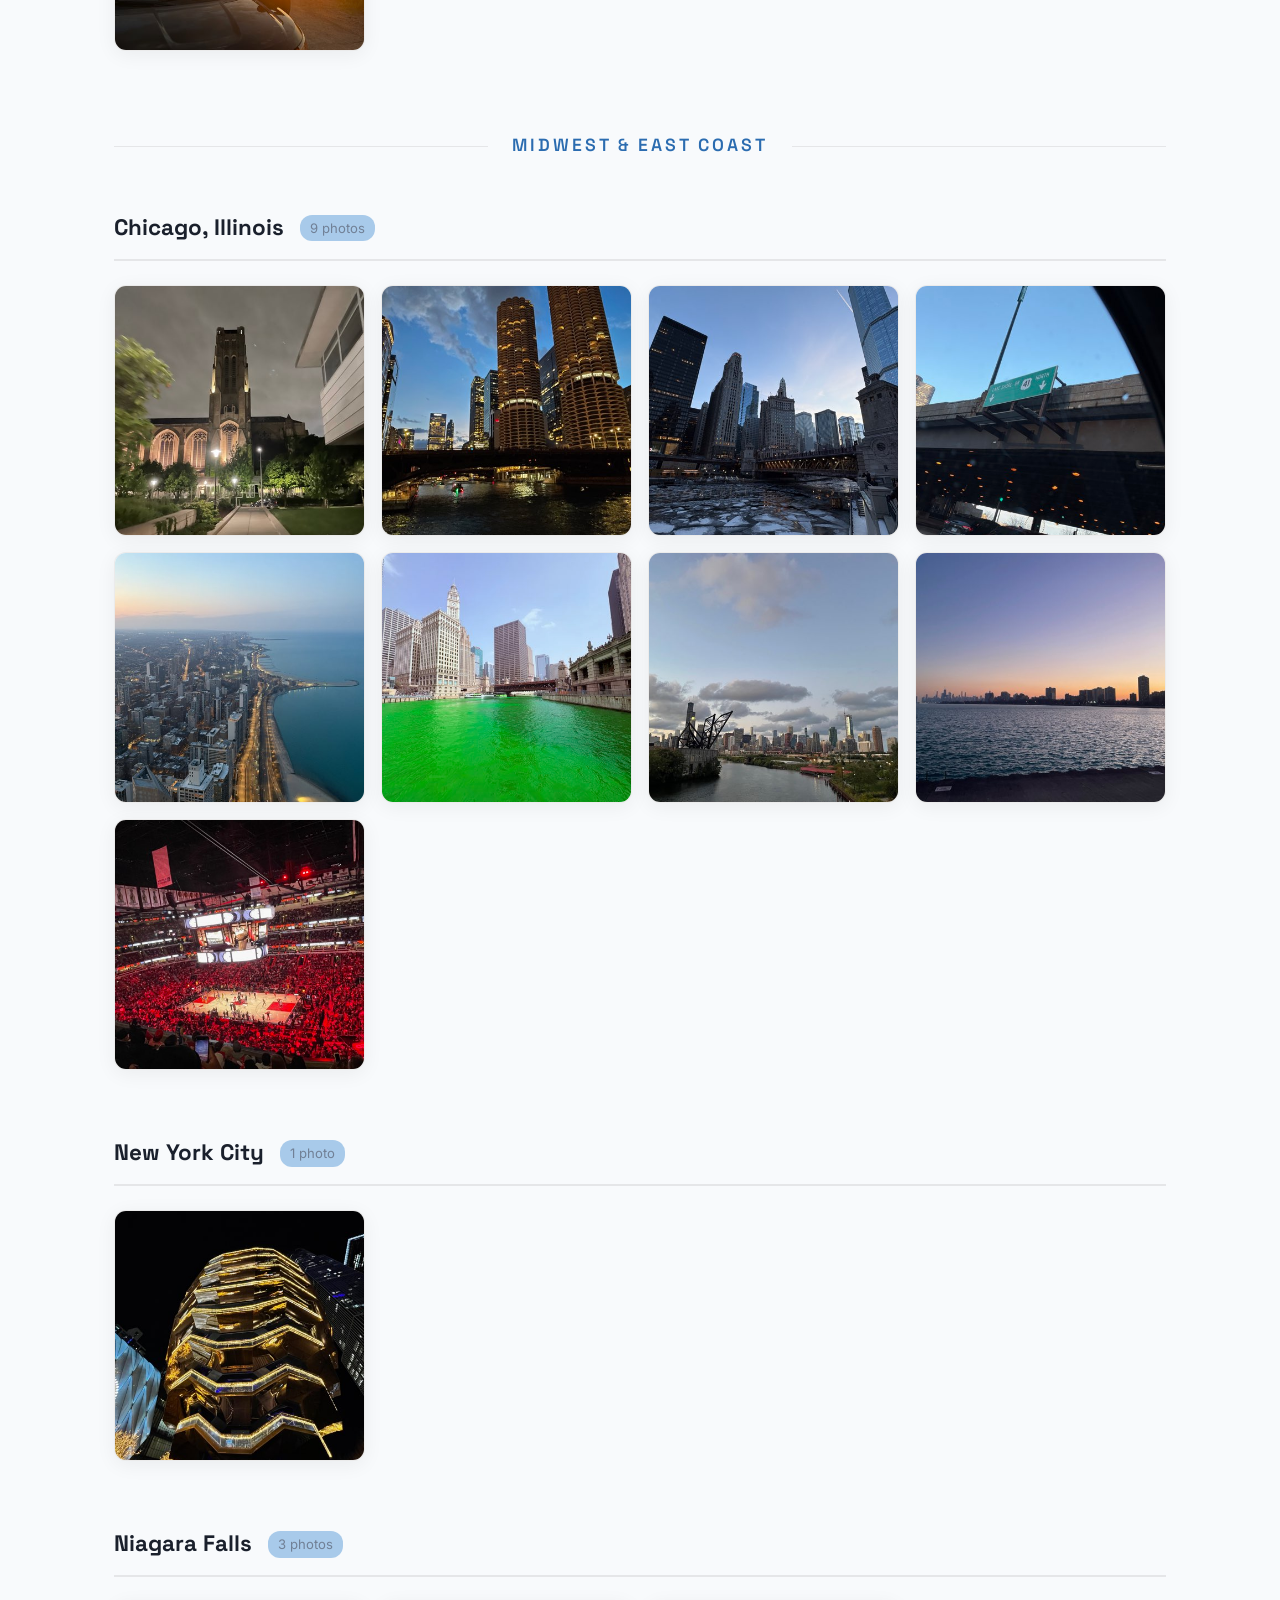
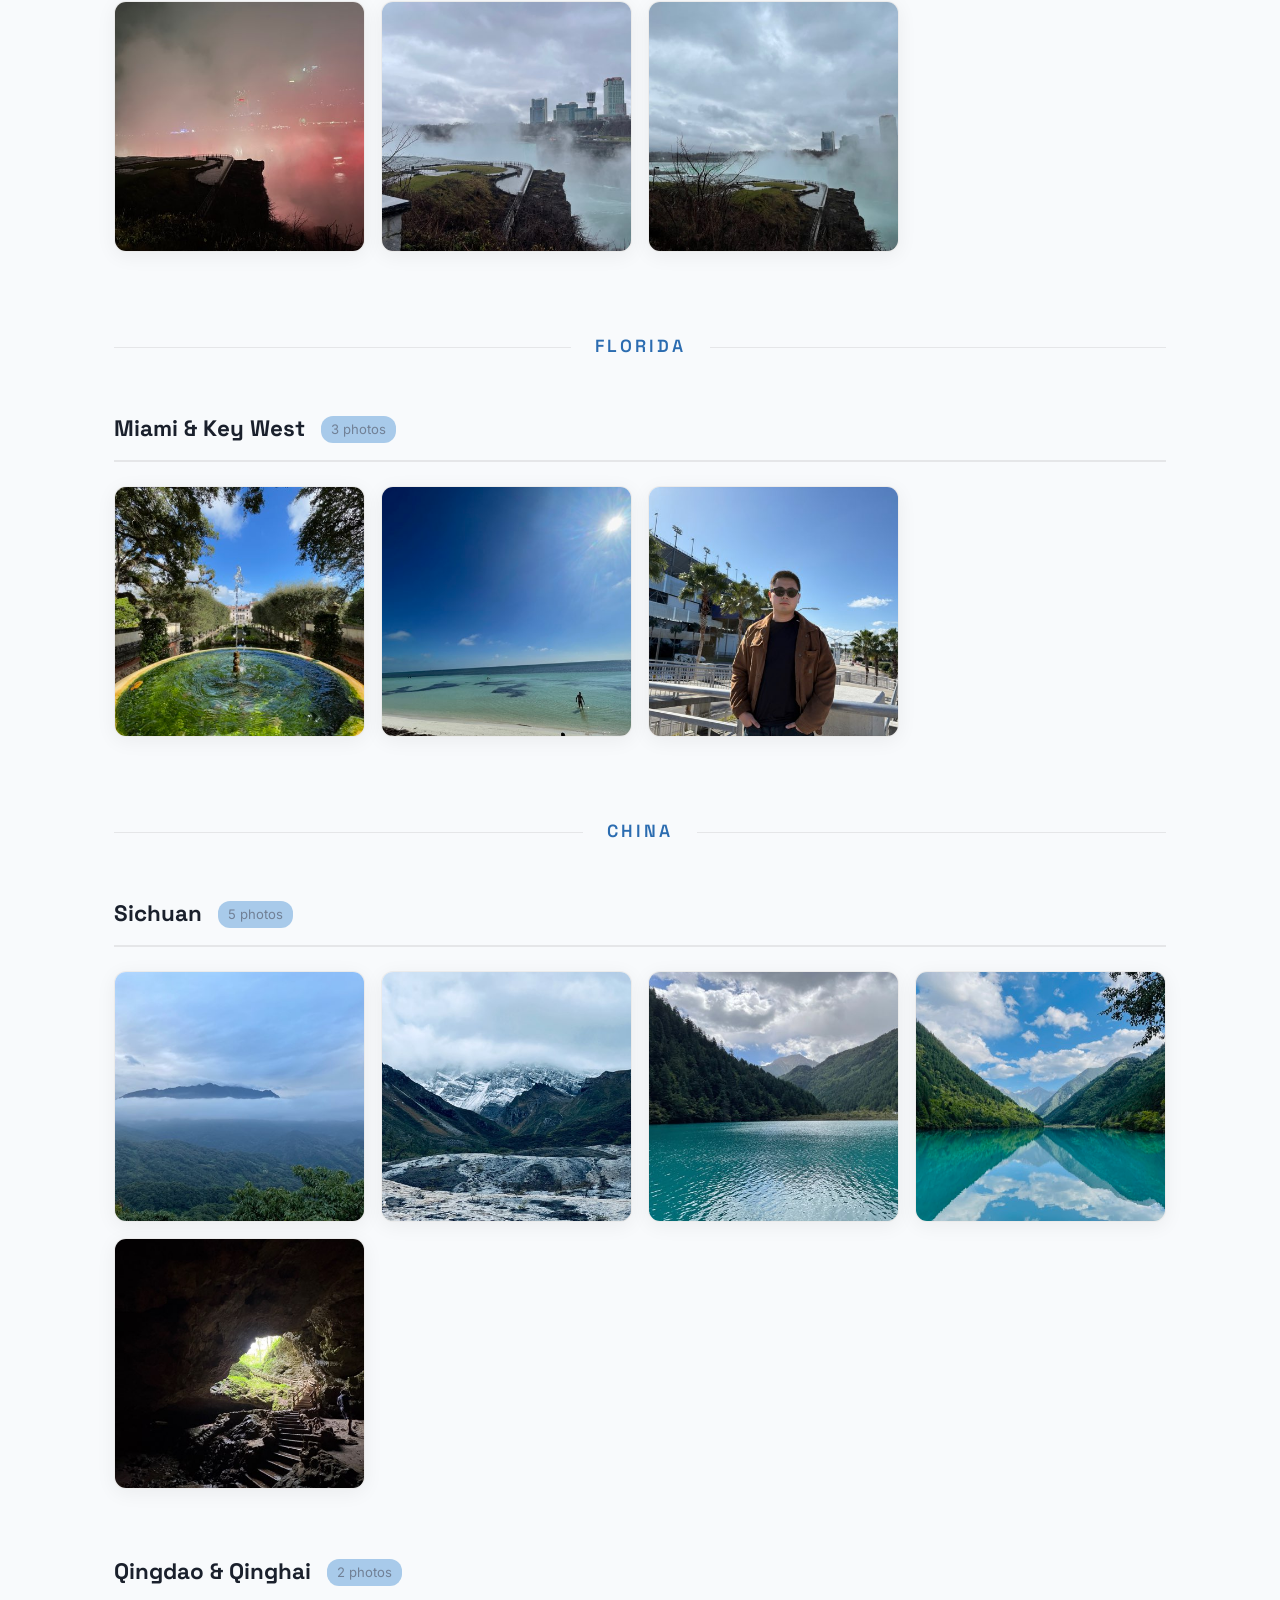
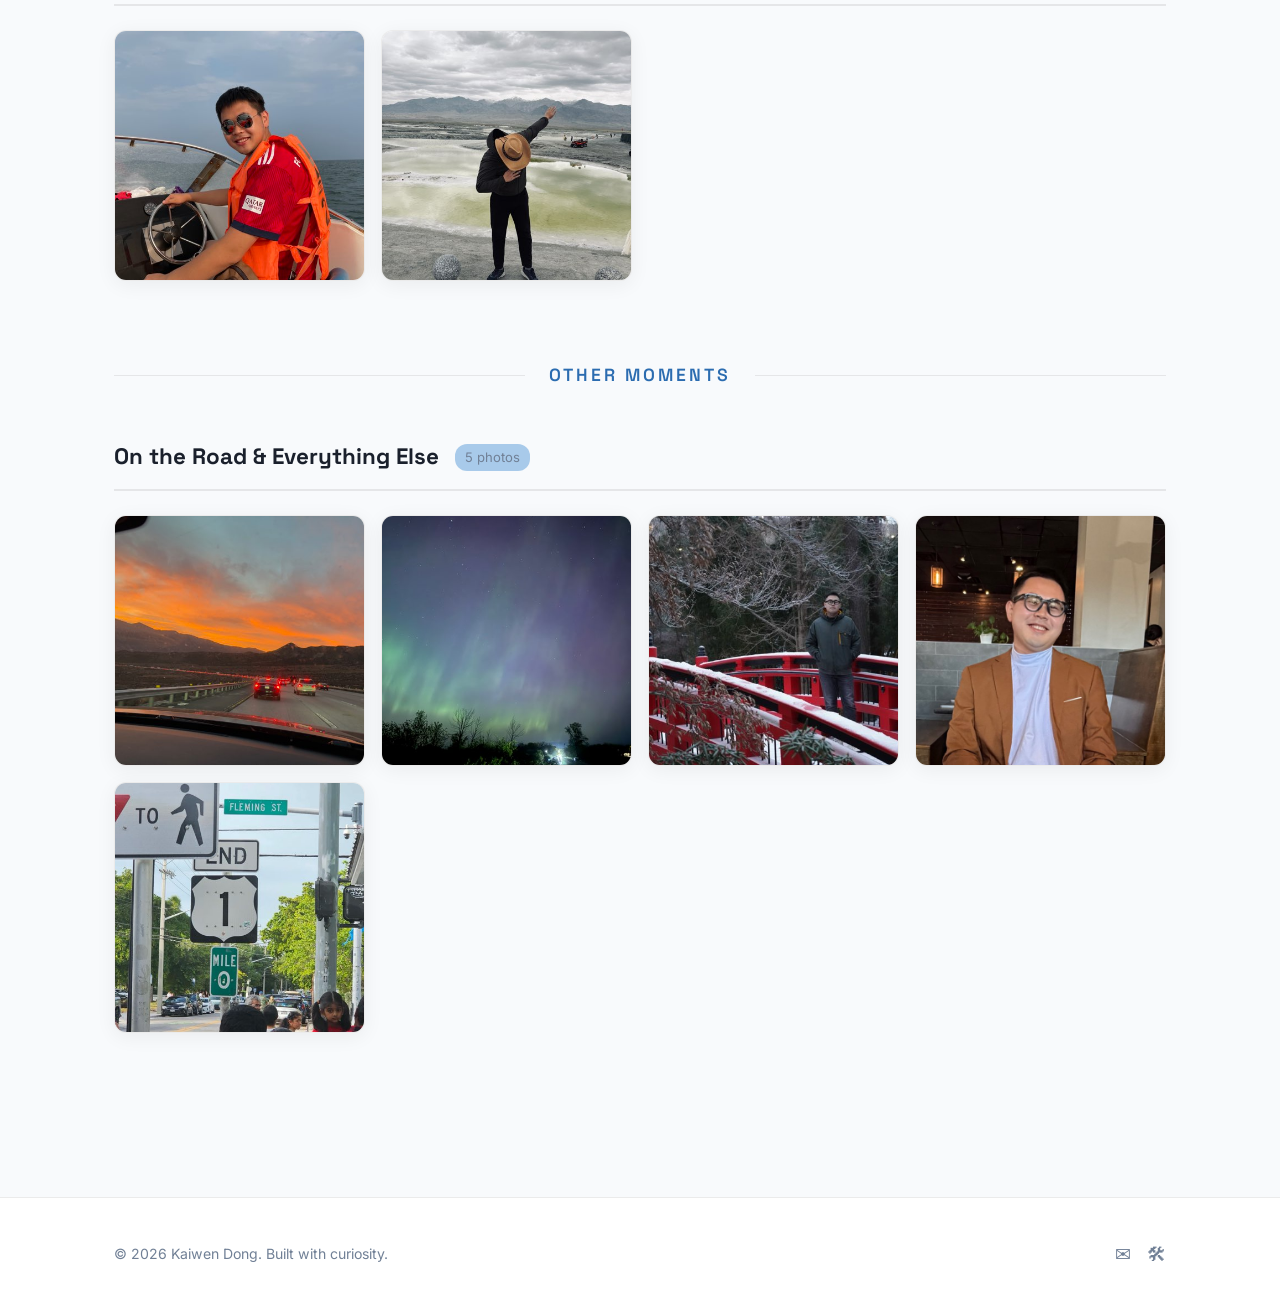
<file: life.html>
<!DOCTYPE html>
<html lang="en">
<head>
  <!-- Google tag (gtag.js) -->
  <script async src="https://www.googletagmanager.com/gtag/js?id=G-MLNRYPQRBH"></script>
  <script>
    window.dataLayer = window.dataLayer || [];
    function gtag(){dataLayer.push(arguments);}
    gtag('js', new Date());
    gtag('config', 'G-MLNRYPQRBH');
  </script>
  <meta charset="UTF-8">
  <meta name="viewport" content="width=device-width, initial-scale=1.0">
  <title>Life | Kaiwen Dong</title>
  <meta name="description" content="Photo gallery from Kaiwen Dong's travels across the US and China — California, the Southwest, Yellowstone, Chicago, Sichuan, and more.">
  <meta name="keywords" content="Kaiwen Dong, photo gallery, travel photography, California, Southwest roadtrip, Yellowstone, Chicago, China, Sichuan, hiking, adventures">
  <meta name="author" content="Kaiwen Dong">
  <meta name="robots" content="index, follow">
  <link rel="canonical" href="https://kevin2330.github.io/life.html">
  <!-- Open Graph -->
  <meta property="og:title" content="Life Beyond Research | Kaiwen Dong">
  <meta property="og:description" content="Photo gallery from travels across the US and China — California, the Southwest, Yellowstone, Chicago, Sichuan, and more.">
  <meta property="og:image" content="https://kevin2330.github.io/assets/profile.jpg">
  <meta property="og:url" content="https://kevin2330.github.io/life.html">
  <meta property="og:type" content="website">
  <meta property="og:site_name" content="Kaiwen Dong">
  <!-- Twitter Card -->
  <meta name="twitter:card" content="summary_large_image">
  <meta name="twitter:title" content="Life Beyond Research | Kaiwen Dong">
  <meta name="twitter:description" content="Photo gallery from travels across the US and China — California, the Southwest, Yellowstone, Chicago, Sichuan, and more.">
  <meta name="twitter:image" content="https://kevin2330.github.io/assets/profile.jpg">
  <link rel="preconnect" href="https://fonts.googleapis.com">
  <link rel="preconnect" href="https://fonts.gstatic.com" crossorigin>
  <link href="https://fonts.googleapis.com/css2?family=Inter:wght@400;500;600;700&family=Space+Grotesk:wght@500;600;700&display=swap" rel="stylesheet">
  <link rel="stylesheet" href="css/style.css">
  <style>
    .location-section { margin-bottom: 64px; }
    .location-header {
      display: flex;
      align-items: center;
      gap: 16px;
      margin-bottom: 24px;
      padding-bottom: 12px;
      border-bottom: 2px solid var(--border);
    }
    .location-header h3 {
      font-family: var(--font-heading);
      font-size: 1.4rem;
      color: var(--text-primary);
    }
    .location-header .location-count {
      font-size: 0.82rem;
      color: var(--text-muted);
      background: var(--accent-glow);
      padding: 2px 10px;
      border-radius: 12px;
    }
    .photo-grid {
      display: grid;
      grid-template-columns: repeat(auto-fill, minmax(240px, 1fr));
      gap: 16px;
    }
    .photo-card {
      border-radius: var(--radius);
      overflow: hidden;
      background: var(--bg-card);
      border: 1px solid var(--border);
      box-shadow: var(--shadow-card);
      cursor: pointer;
      transition: all var(--transition);
    }
    .photo-card:hover {
      transform: translateY(-4px);
      box-shadow: var(--shadow-lg);
    }
    .photo-card img {
      width: 100%;
      aspect-ratio: 1;
      object-fit: cover;
      transition: transform 0.5s ease;
    }
    .photo-card:hover img { transform: scale(1.05); }
    .region-divider {
      text-align: center;
      margin: 80px 0 48px;
      position: relative;
    }
    .region-divider::before {
      content: '';
      position: absolute;
      top: 50%;
      left: 0;
      right: 0;
      height: 1px;
      background: var(--border);
    }
    .region-divider span {
      position: relative;
      background: var(--bg-primary);
      padding: 0 24px;
      font-family: var(--font-heading);
      font-size: 1.1rem;
      font-weight: 600;
      color: var(--accent);
      text-transform: uppercase;
      letter-spacing: 3px;
    }
    @media (max-width: 480px) {
      .photo-grid { grid-template-columns: repeat(auto-fill, minmax(150px, 1fr)); gap: 8px; }
    }
  </style>
</head>
<body class="page-top">

  <!-- Navigation -->
  <nav class="navbar">
    <div class="container">
      <a href="index.html" class="nav-brand">Kaiwen Dong</a>
      <ul class="nav-links">
        <li><a href="index.html">Home</a></li>
        <li><a href="research.html">Research</a></li>
        <li><a href="cv.html">CV</a></li>
        <li><a href="life.html">Life</a></li>
        <li><a href="contact.html">Contact</a></li>
      </ul>
      <button class="theme-toggle" aria-label="Toggle dark mode">🌙</button>
      <button class="nav-hamburger" aria-label="Toggle menu">
        <span></span><span></span><span></span>
      </button>
    </div>
  </nav>

  <!-- Page Hero -->
  <div class="page-hero">
    <div class="container">
      <h1>Life Beyond Research</h1>
      <p>A collection of moments from my travels and adventures &mdash; organized by the places that made them special.</p>
    </div>
  </div>

  <!-- Gallery -->
  <section class="section">
    <div class="container">

      <!-- ═══ CALIFORNIA ═══ -->
      <div class="region-divider animate-on-scroll"><span>California</span></div>

      <div class="location-section animate-on-scroll">
        <div class="location-header">
          <h3>San Francisco Bay Area</h3>
          <span class="location-count">8 photos</span>
        </div>
        <div class="photo-grid">
          <div class="photo-card"><img src="assets/thumbs/IMG_0043.jpeg" data-full="assets/IMG_0043.jpeg" alt="San Francisco" loading="lazy"></div>
          <div class="photo-card"><img src="assets/thumbs/IMG_0089.jpeg" data-full="assets/IMG_0089.jpeg" alt="San Francisco" loading="lazy"></div>
          <div class="photo-card"><img src="assets/thumbs/IMG_0094.jpeg" data-full="assets/IMG_0094.jpeg" alt="San Francisco" loading="lazy"></div>
          <div class="photo-card"><img src="assets/thumbs/IMG_0101.jpeg" data-full="assets/IMG_0101.jpeg" alt="San Francisco" loading="lazy"></div>
          <div class="photo-card"><img src="assets/thumbs/IMG_0114.jpeg" data-full="assets/IMG_0114.jpeg" alt="San Francisco" loading="lazy"></div>
          <div class="photo-card"><img src="assets/thumbs/IMG_0144.jpeg" data-full="assets/IMG_0144.jpeg" alt="Bay Area" loading="lazy"></div>
          <div class="photo-card"><img src="assets/thumbs/IMG_0153.jpeg" data-full="assets/IMG_0153.jpeg" alt="Bay Area" loading="lazy"></div>
          <div class="photo-card"><img src="assets/thumbs/IMG_9754.jpeg" data-full="assets/IMG_9754.jpeg" alt="Bay Area" loading="lazy"></div>
        </div>
      </div>

      <div class="location-section animate-on-scroll">
        <div class="location-header">
          <h3>Los Angeles</h3>
          <span class="location-count">12 photos</span>
        </div>
        <div class="photo-grid">
          <div class="photo-card"><img src="assets/thumbs/IMG_0036.jpeg" data-full="assets/IMG_0036.jpeg" alt="Los Angeles" loading="lazy"></div>
          <div class="photo-card"><img src="assets/thumbs/IMG_0040.jpeg" data-full="assets/IMG_0040.jpeg" alt="Los Angeles" loading="lazy"></div>
          <div class="photo-card"><img src="assets/thumbs/IMG_0041.jpeg" data-full="assets/IMG_0041.jpeg" alt="Los Angeles" loading="lazy"></div>
          <div class="photo-card"><img src="assets/thumbs/IMG_4381.jpeg" data-full="assets/IMG_4381.jpeg" alt="Los Angeles" loading="lazy"></div>
          <div class="photo-card"><img src="assets/thumbs/IMG_5592.jpeg" data-full="assets/IMG_5592.jpeg" alt="Los Angeles" loading="lazy"></div>
          <div class="photo-card"><img src="assets/thumbs/IMG_6270.jpeg" data-full="assets/IMG_6270.jpeg" alt="Los Angeles" loading="lazy"></div>
          <div class="photo-card"><img src="assets/thumbs/IMG_6276.jpeg" data-full="assets/IMG_6276.jpeg" alt="Los Angeles" loading="lazy"></div>
          <div class="photo-card"><img src="assets/thumbs/IMG_6279.jpeg" data-full="assets/IMG_6279.jpeg" alt="Los Angeles" loading="lazy"></div>
          <div class="photo-card"><img src="assets/thumbs/IMG_6280.jpeg" data-full="assets/IMG_6280.jpeg" alt="Los Angeles" loading="lazy"></div>
          <div class="photo-card"><img src="assets/thumbs/IMG_6281.jpeg" data-full="assets/IMG_6281.jpeg" alt="Los Angeles" loading="lazy"></div>
          <div class="photo-card"><img src="assets/thumbs/IMG_6393.jpeg" data-full="assets/IMG_6393.jpeg" alt="Los Angeles" loading="lazy"></div>
          <div class="photo-card"><img src="assets/thumbs/IMG_7130.jpeg" data-full="assets/IMG_7130.jpeg" alt="Los Angeles" loading="lazy"></div>
        </div>
      </div>

      <div class="location-section animate-on-scroll">
        <div class="location-header">
          <h3>San Diego</h3>
          <span class="location-count">11 photos</span>
        </div>
        <div class="photo-grid">
          <div class="photo-card"><img src="assets/thumbs/79DE7C1C-86E8-4178-88B2-20BE47BC4D34.jpeg" data-full="assets/79DE7C1C-86E8-4178-88B2-20BE47BC4D34.jpeg" alt="Balboa Park, San Diego" loading="lazy"></div>
          <div class="photo-card"><img src="assets/thumbs/IMG_2508.jpeg" data-full="assets/IMG_2508.jpeg" alt="San Diego" loading="lazy"></div>
          <div class="photo-card"><img src="assets/thumbs/IMG_2510.jpeg" data-full="assets/IMG_2510.jpeg" alt="San Diego" loading="lazy"></div>
          <div class="photo-card"><img src="assets/thumbs/IMG_2519.jpeg" data-full="assets/IMG_2519.jpeg" alt="San Diego" loading="lazy"></div>
          <div class="photo-card"><img src="assets/thumbs/IMG_2576.jpeg" data-full="assets/IMG_2576.jpeg" alt="San Diego" loading="lazy"></div>
          <div class="photo-card"><img src="assets/thumbs/IMG_2580.jpeg" data-full="assets/IMG_2580.jpeg" alt="San Diego" loading="lazy"></div>
          <div class="photo-card"><img src="assets/thumbs/IMG_2587.jpeg" data-full="assets/IMG_2587.jpeg" alt="San Diego" loading="lazy"></div>
          <div class="photo-card"><img src="assets/thumbs/IMG_2588.jpeg" data-full="assets/IMG_2588.jpeg" alt="San Diego" loading="lazy"></div>
          <div class="photo-card"><img src="assets/thumbs/IMG_3378.jpeg" data-full="assets/IMG_3378.jpeg" alt="San Diego" loading="lazy"></div>
          <div class="photo-card"><img src="assets/thumbs/IMG_4255.jpeg" data-full="assets/IMG_4255.jpeg" alt="San Diego" loading="lazy"></div>
          <div class="photo-card"><img src="assets/thumbs/IMG_4258.jpeg" data-full="assets/IMG_4258.jpeg" alt="San Diego" loading="lazy"></div>
        </div>
      </div>

      <div class="location-section animate-on-scroll">
        <div class="location-header">
          <h3>Yosemite National Park</h3>
          <span class="location-count">4 photos</span>
        </div>
        <div class="photo-grid">
          <div class="photo-card"><img src="assets/thumbs/IMG_5854.jpeg" data-full="assets/IMG_5854.jpeg" alt="Yosemite" loading="lazy"></div>
          <div class="photo-card"><img src="assets/thumbs/IMG_5886.jpeg" data-full="assets/IMG_5886.jpeg" alt="Yosemite" loading="lazy"></div>
          <div class="photo-card"><img src="assets/thumbs/IMG_5907.jpeg" data-full="assets/IMG_5907.jpeg" alt="Yosemite" loading="lazy"></div>
          <div class="photo-card"><img src="assets/thumbs/IMG_5923.jpeg" data-full="assets/IMG_5923.jpeg" alt="Yosemite" loading="lazy"></div>
        </div>
      </div>

      <div class="location-section animate-on-scroll">
        <div class="location-header">
          <h3>Death Valley National Park</h3>
          <span class="location-count">8 photos</span>
        </div>
        <div class="photo-grid">
          <div class="photo-card"><img src="assets/thumbs/IMG_6632.jpeg" data-full="assets/IMG_6632.jpeg" alt="Death Valley" loading="lazy"></div>
          <div class="photo-card"><img src="assets/thumbs/IMG_6682.jpeg" data-full="assets/IMG_6682.jpeg" alt="Death Valley" loading="lazy"></div>
          <div class="photo-card"><img src="assets/thumbs/IMG_6686.jpeg" data-full="assets/IMG_6686.jpeg" alt="Death Valley" loading="lazy"></div>
          <div class="photo-card"><img src="assets/thumbs/IMG_6698.jpeg" data-full="assets/IMG_6698.jpeg" alt="Death Valley" loading="lazy"></div>
          <div class="photo-card"><img src="assets/thumbs/IMG_6702.jpeg" data-full="assets/IMG_6702.jpeg" alt="Death Valley" loading="lazy"></div>
          <div class="photo-card"><img src="assets/thumbs/IMG_6720.jpeg" data-full="assets/IMG_6720.jpeg" alt="Death Valley" loading="lazy"></div>
          <div class="photo-card"><img src="assets/thumbs/IMG_6743.jpeg" data-full="assets/IMG_6743.jpeg" alt="Death Valley" loading="lazy"></div>
          <div class="photo-card"><img src="assets/thumbs/IMG_6781.jpeg" data-full="assets/IMG_6781.jpeg" alt="Death Valley" loading="lazy"></div>
        </div>
      </div>

      <div class="location-section animate-on-scroll">
        <div class="location-header">
          <h3>Joshua Tree &amp; SoCal Desert</h3>
          <span class="location-count">3 photos</span>
        </div>
        <div class="photo-grid">
          <div class="photo-card"><img src="assets/thumbs/C6ACBC3F-839E-4150-AFD5-288B70548F64.jpeg" data-full="assets/C6ACBC3F-839E-4150-AFD5-288B70548F64.jpeg" alt="Joshua Tree" loading="lazy"></div>
          <div class="photo-card"><img src="assets/thumbs/IMG_6533.jpeg" data-full="assets/IMG_6533.jpeg" alt="Orange County" loading="lazy"></div>
          <div class="photo-card"><img src="assets/thumbs/A5AECCE0-C449-4D8A-8A59-022EE4FEA7B4.jpeg" data-full="assets/A5AECCE0-C449-4D8A-8A59-022EE4FEA7B4.jpeg" alt="Desert off-roading" loading="lazy"></div>
        </div>
      </div>

      <!-- ═══ SOUTHWEST ROADTRIP ═══ -->
      <div class="region-divider animate-on-scroll"><span>The Southwest</span></div>

      <div class="location-section animate-on-scroll">
        <div class="location-header">
          <h3>White Sands &amp; El Paso, NM/TX</h3>
          <span class="location-count">11 photos</span>
        </div>
        <div class="photo-grid">
          <div class="photo-card"><img src="assets/thumbs/IMG_0352.jpeg" data-full="assets/IMG_0352.jpeg" alt="El Paso" loading="lazy"></div>
          <div class="photo-card"><img src="assets/thumbs/IMG_0354.jpeg" data-full="assets/IMG_0354.jpeg" alt="El Paso" loading="lazy"></div>
          <div class="photo-card"><img src="assets/thumbs/IMG_0359.jpeg" data-full="assets/IMG_0359.jpeg" alt="El Paso" loading="lazy"></div>
          <div class="photo-card"><img src="assets/thumbs/IMG_0416.jpeg" data-full="assets/IMG_0416.jpeg" alt="White Sands" loading="lazy"></div>
          <div class="photo-card"><img src="assets/thumbs/IMG_0424.jpeg" data-full="assets/IMG_0424.jpeg" alt="White Sands" loading="lazy"></div>
          <div class="photo-card"><img src="assets/thumbs/IMG_0441.jpeg" data-full="assets/IMG_0441.jpeg" alt="White Sands" loading="lazy"></div>
          <div class="photo-card"><img src="assets/thumbs/IMG_0447.jpeg" data-full="assets/IMG_0447.jpeg" alt="White Sands" loading="lazy"></div>
          <div class="photo-card"><img src="assets/thumbs/IMG_0470.jpeg" data-full="assets/IMG_0470.jpeg" alt="White Sands" loading="lazy"></div>
          <div class="photo-card"><img src="assets/thumbs/IMG_0471.jpeg" data-full="assets/IMG_0471.jpeg" alt="White Sands" loading="lazy"></div>
          <div class="photo-card"><img src="assets/thumbs/IMG_0472.jpeg" data-full="assets/IMG_0472.jpeg" alt="White Sands" loading="lazy"></div>
          <div class="photo-card"><img src="assets/thumbs/IMG_0477.jpeg" data-full="assets/IMG_0477.jpeg" alt="New Mexico" loading="lazy"></div>
        </div>
      </div>

      <div class="location-section animate-on-scroll">
        <div class="location-header">
          <h3>New Mexico Roadtrip</h3>
          <span class="location-count">4 photos</span>
        </div>
        <div class="photo-grid">
          <div class="photo-card"><img src="assets/thumbs/IMG_0509.jpeg" data-full="assets/IMG_0509.jpeg" alt="Albuquerque" loading="lazy"></div>
          <div class="photo-card"><img src="assets/thumbs/IMG_0561.jpeg" data-full="assets/IMG_0561.jpeg" alt="Petrified Forest" loading="lazy"></div>
          <div class="photo-card"><img src="assets/thumbs/IMG_0562.jpeg" data-full="assets/IMG_0562.jpeg" alt="Petrified Forest" loading="lazy"></div>
          <div class="photo-card"><img src="assets/thumbs/IMG_5378.jpeg" data-full="assets/IMG_5378.jpeg" alt="New Mexico" loading="lazy"></div>
        </div>
      </div>

      <div class="location-section animate-on-scroll">
        <div class="location-header">
          <h3>Moab &amp; Arches, Utah</h3>
          <span class="location-count">7 photos</span>
        </div>
        <div class="photo-grid">
          <div class="photo-card"><img src="assets/thumbs/IMG_0791.jpeg" data-full="assets/IMG_0791.jpeg" alt="Moab" loading="lazy"></div>
          <div class="photo-card"><img src="assets/thumbs/IMG_0835.jpeg" data-full="assets/IMG_0835.jpeg" alt="Arches" loading="lazy"></div>
          <div class="photo-card"><img src="assets/thumbs/IMG_0911.jpeg" data-full="assets/IMG_0911.jpeg" alt="Canyonlands" loading="lazy"></div>
          <div class="photo-card"><img src="assets/thumbs/IMG_0928.jpeg" data-full="assets/IMG_0928.jpeg" alt="Utah" loading="lazy"></div>
          <div class="photo-card"><img src="assets/thumbs/IMG_0931.jpeg" data-full="assets/IMG_0931.jpeg" alt="Utah" loading="lazy"></div>
          <div class="photo-card"><img src="assets/thumbs/IMG_0965.jpeg" data-full="assets/IMG_0965.jpeg" alt="Utah" loading="lazy"></div>
          <div class="photo-card"><img src="assets/thumbs/IMG_3506.jpeg" data-full="assets/IMG_3506.jpeg" alt="Utah red rocks" loading="lazy"></div>
        </div>
      </div>

      <div class="location-section animate-on-scroll">
        <div class="location-header">
          <h3>Antelope Canyon &amp; Page, Arizona</h3>
          <span class="location-count">1 photo</span>
        </div>
        <div class="photo-grid">
          <div class="photo-card"><img src="assets/thumbs/IMG_0802.jpeg" data-full="assets/IMG_0802.jpeg" alt="Antelope Canyon" loading="lazy"></div>
        </div>
      </div>

      <div class="location-section animate-on-scroll">
        <div class="location-header">
          <h3>Salt Lake City, Utah</h3>
          <span class="location-count">1 photo</span>
        </div>
        <div class="photo-grid">
          <div class="photo-card"><img src="assets/thumbs/IMG_0760.jpeg" data-full="assets/IMG_0760.jpeg" alt="Salt Lake City" loading="lazy"></div>
        </div>
      </div>

      <!-- ═══ YELLOWSTONE & WYOMING ═══ -->
      <div class="region-divider animate-on-scroll"><span>Wyoming</span></div>

      <div class="location-section animate-on-scroll">
        <div class="location-header">
          <h3>Yellowstone &amp; Grand Teton</h3>
          <span class="location-count">5 photos</span>
        </div>
        <div class="photo-grid">
          <div class="photo-card"><img src="assets/thumbs/IMG_0579.jpeg" data-full="assets/IMG_0579.jpeg" alt="Yellowstone" loading="lazy"></div>
          <div class="photo-card"><img src="assets/thumbs/IMG_0693.jpeg" data-full="assets/IMG_0693.jpeg" alt="Yellowstone" loading="lazy"></div>
          <div class="photo-card"><img src="assets/thumbs/IMG_0704.jpeg" data-full="assets/IMG_0704.jpeg" alt="Yellowstone" loading="lazy"></div>
          <div class="photo-card"><img src="assets/thumbs/IMG_0718.jpeg" data-full="assets/IMG_0718.jpeg" alt="Grand Teton" loading="lazy"></div>
          <div class="photo-card"><img src="assets/thumbs/IMG_2748.jpeg" data-full="assets/IMG_2748.jpeg" alt="Wyoming" loading="lazy"></div>
        </div>
      </div>

      <!-- ═══ MIDWEST & EAST COAST ═══ -->
      <div class="region-divider animate-on-scroll"><span>Midwest &amp; East Coast</span></div>

      <div class="location-section animate-on-scroll">
        <div class="location-header">
          <h3>Chicago, Illinois</h3>
          <span class="location-count">9 photos</span>
        </div>
        <div class="photo-grid">
          <div class="photo-card"><img src="assets/thumbs/IMG_0084.jpeg" data-full="assets/IMG_0084.jpeg" alt="Chicago" loading="lazy"></div>
          <div class="photo-card"><img src="assets/thumbs/IMG_0193.jpeg" data-full="assets/IMG_0193.jpeg" alt="Chicago" loading="lazy"></div>
          <div class="photo-card"><img src="assets/thumbs/IMG_1433.jpeg" data-full="assets/IMG_1433.jpeg" alt="Chicago" loading="lazy"></div>
          <div class="photo-card"><img src="assets/thumbs/IMG_1792.jpeg" data-full="assets/IMG_1792.jpeg" alt="Chicago" loading="lazy"></div>
          <div class="photo-card"><img src="assets/thumbs/IMG_2044.jpeg" data-full="assets/IMG_2044.jpeg" alt="Chicago" loading="lazy"></div>
          <div class="photo-card"><img src="assets/thumbs/IMG_2171.jpeg" data-full="assets/IMG_2171.jpeg" alt="Chicago" loading="lazy"></div>
          <div class="photo-card"><img src="assets/thumbs/IMG_8107.jpeg" data-full="assets/IMG_8107.jpeg" alt="Chicago" loading="lazy"></div>
          <div class="photo-card"><img src="assets/thumbs/IMG_8638.jpeg" data-full="assets/IMG_8638.jpeg" alt="Chicago" loading="lazy"></div>
          <div class="photo-card"><img src="assets/thumbs/IMG_9173.jpeg" data-full="assets/IMG_9173.jpeg" alt="Chicago" loading="lazy"></div>
        </div>
      </div>

      <div class="location-section animate-on-scroll">
        <div class="location-header">
          <h3>New York City</h3>
          <span class="location-count">1 photo</span>
        </div>
        <div class="photo-grid">
          <div class="photo-card"><img src="assets/thumbs/IMG_8855.jpeg" data-full="assets/IMG_8855.jpeg" alt="New York City" loading="lazy"></div>
        </div>
      </div>

      <div class="location-section animate-on-scroll">
        <div class="location-header">
          <h3>Niagara Falls</h3>
          <span class="location-count">3 photos</span>
        </div>
        <div class="photo-grid">
          <div class="photo-card"><img src="assets/thumbs/IMG_8760.jpeg" data-full="assets/IMG_8760.jpeg" alt="Niagara Falls" loading="lazy"></div>
          <div class="photo-card"><img src="assets/thumbs/IMG_8795.jpeg" data-full="assets/IMG_8795.jpeg" alt="Niagara Falls" loading="lazy"></div>
          <div class="photo-card"><img src="assets/thumbs/IMG_8799.jpeg" data-full="assets/IMG_8799.jpeg" alt="Niagara Falls" loading="lazy"></div>
        </div>
      </div>

      <!-- ═══ FLORIDA ═══ -->
      <div class="region-divider animate-on-scroll"><span>Florida</span></div>

      <div class="location-section animate-on-scroll">
        <div class="location-header">
          <h3>Miami &amp; Key West</h3>
          <span class="location-count">3 photos</span>
        </div>
        <div class="photo-grid">
          <div class="photo-card"><img src="assets/thumbs/IMG_2939.jpeg" data-full="assets/IMG_2939.jpeg" alt="Miami" loading="lazy"></div>
          <div class="photo-card"><img src="assets/thumbs/IMG_3126.jpeg" data-full="assets/IMG_3126.jpeg" alt="Key West" loading="lazy"></div>
          <div class="photo-card"><img src="assets/thumbs/IMG_8065.jpeg" data-full="assets/IMG_8065.jpeg" alt="Daytona Beach" loading="lazy"></div>
        </div>
      </div>

      <!-- ═══ CHINA ═══ -->
      <div class="region-divider animate-on-scroll"><span>China</span></div>

      <div class="location-section animate-on-scroll">
        <div class="location-header">
          <h3>Sichuan</h3>
          <span class="location-count">5 photos</span>
        </div>
        <div class="photo-grid">
          <div class="photo-card"><img src="assets/thumbs/IMG_1170.jpeg" data-full="assets/IMG_1170.jpeg" alt="Sichuan" loading="lazy"></div>
          <div class="photo-card"><img src="assets/thumbs/IMG_1321.jpeg" data-full="assets/IMG_1321.jpeg" alt="Sichuan" loading="lazy"></div>
          <div class="photo-card"><img src="assets/thumbs/IMG_1541.jpeg" data-full="assets/IMG_1541.jpeg" alt="Sichuan" loading="lazy"></div>
          <div class="photo-card"><img src="assets/thumbs/IMG_1596.jpeg" data-full="assets/IMG_1596.jpeg" alt="Sichuan" loading="lazy"></div>
          <div class="photo-card"><img src="assets/thumbs/IMG_3614.jpeg" data-full="assets/IMG_3614.jpeg" alt="Sichuan cave" loading="lazy"></div>
        </div>
      </div>

      <div class="location-section animate-on-scroll">
        <div class="location-header">
          <h3>Qingdao &amp; Qinghai</h3>
          <span class="location-count">2 photos</span>
        </div>
        <div class="photo-grid">
          <div class="photo-card"><img src="assets/thumbs/IMG_0705.jpeg" data-full="assets/IMG_0705.jpeg" alt="Qingdao" loading="lazy"></div>
          <div class="photo-card"><img src="assets/thumbs/IMG_5062.jpeg" data-full="assets/IMG_5062.jpeg" alt="Qinghai" loading="lazy"></div>
        </div>
      </div>

      <!-- ═══ OTHER MOMENTS ═══ -->
      <div class="region-divider animate-on-scroll"><span>Other Moments</span></div>

      <div class="location-section animate-on-scroll">
        <div class="location-header">
          <h3>On the Road &amp; Everything Else</h3>
          <span class="location-count">5 photos</span>
        </div>
        <div class="photo-grid">
          <div class="photo-card"><img src="assets/thumbs/IMG_1004.jpeg" data-full="assets/IMG_1004.jpeg" alt="Road trip sunset" loading="lazy"></div>
          <div class="photo-card"><img src="assets/thumbs/71cc1081310d56e5ac97baa98636a890.jpeg" data-full="assets/71cc1081310d56e5ac97baa98636a890.jpeg" alt="Northern Lights" loading="lazy"></div>
          <div class="photo-card"><img src="assets/thumbs/ec9b81d825fc78613e80248a0cc9fd5a.jpeg" data-full="assets/ec9b81d825fc78613e80248a0cc9fd5a.jpeg" alt="Winter bridge" loading="lazy"></div>
          <div class="photo-card"><img src="assets/thumbs/1648a6b455dc804a807bcaefe00da4ad.jpeg" data-full="assets/1648a6b455dc804a807bcaefe00da4ad.jpeg" alt="Portrait" loading="lazy"></div>
          <div class="photo-card"><img src="assets/thumbs/IMG_0095.jpeg" data-full="assets/IMG_0095.jpeg" alt="Key West Mile 0" loading="lazy"></div>
        </div>
      </div>

    </div>
  </section>

  <!-- Lightbox -->
  <div class="lightbox">
    <button class="lightbox-close" aria-label="Close lightbox">&times;</button>
    <div class="lightbox-content"></div>
    <p class="lightbox-caption"></p>
  </div>

  <!-- Footer -->
  <footer class="footer">
    <div class="container">
      <p class="footer-text">&copy; 2026 Kaiwen Dong. Built with curiosity.</p>
      <div class="footer-socials">
        <a href="mailto:kaiwen.dong@duke.edu" aria-label="Email">&#9993;</a>
        <a href="https://github.com/Kevin2330" target="_blank" rel="noopener" aria-label="GitHub">&#128736;</a>
      </div>
    </div>
  </footer>

  <script src="js/main.js"></script>
  <script>
    // Lightbox for photo cards — loads full-res image on click
    document.querySelectorAll('.photo-card').forEach(function(card) {
      card.addEventListener('click', function() {
        var img = this.querySelector('img');
        var lightbox = document.querySelector('.lightbox');
        var content = lightbox.querySelector('.lightbox-content');
        var caption = lightbox.querySelector('.lightbox-caption');
        if (img && content) {
          var fullSrc = img.getAttribute('data-full') || img.src;
          content.innerHTML = '<img src="' + fullSrc + '" alt="' + img.alt + '">';
          if (caption) caption.textContent = img.alt;
        }
        lightbox.classList.add('active');
        document.body.style.overflow = 'hidden';
      });
    });
  </script>
</body>
</html>
</file>
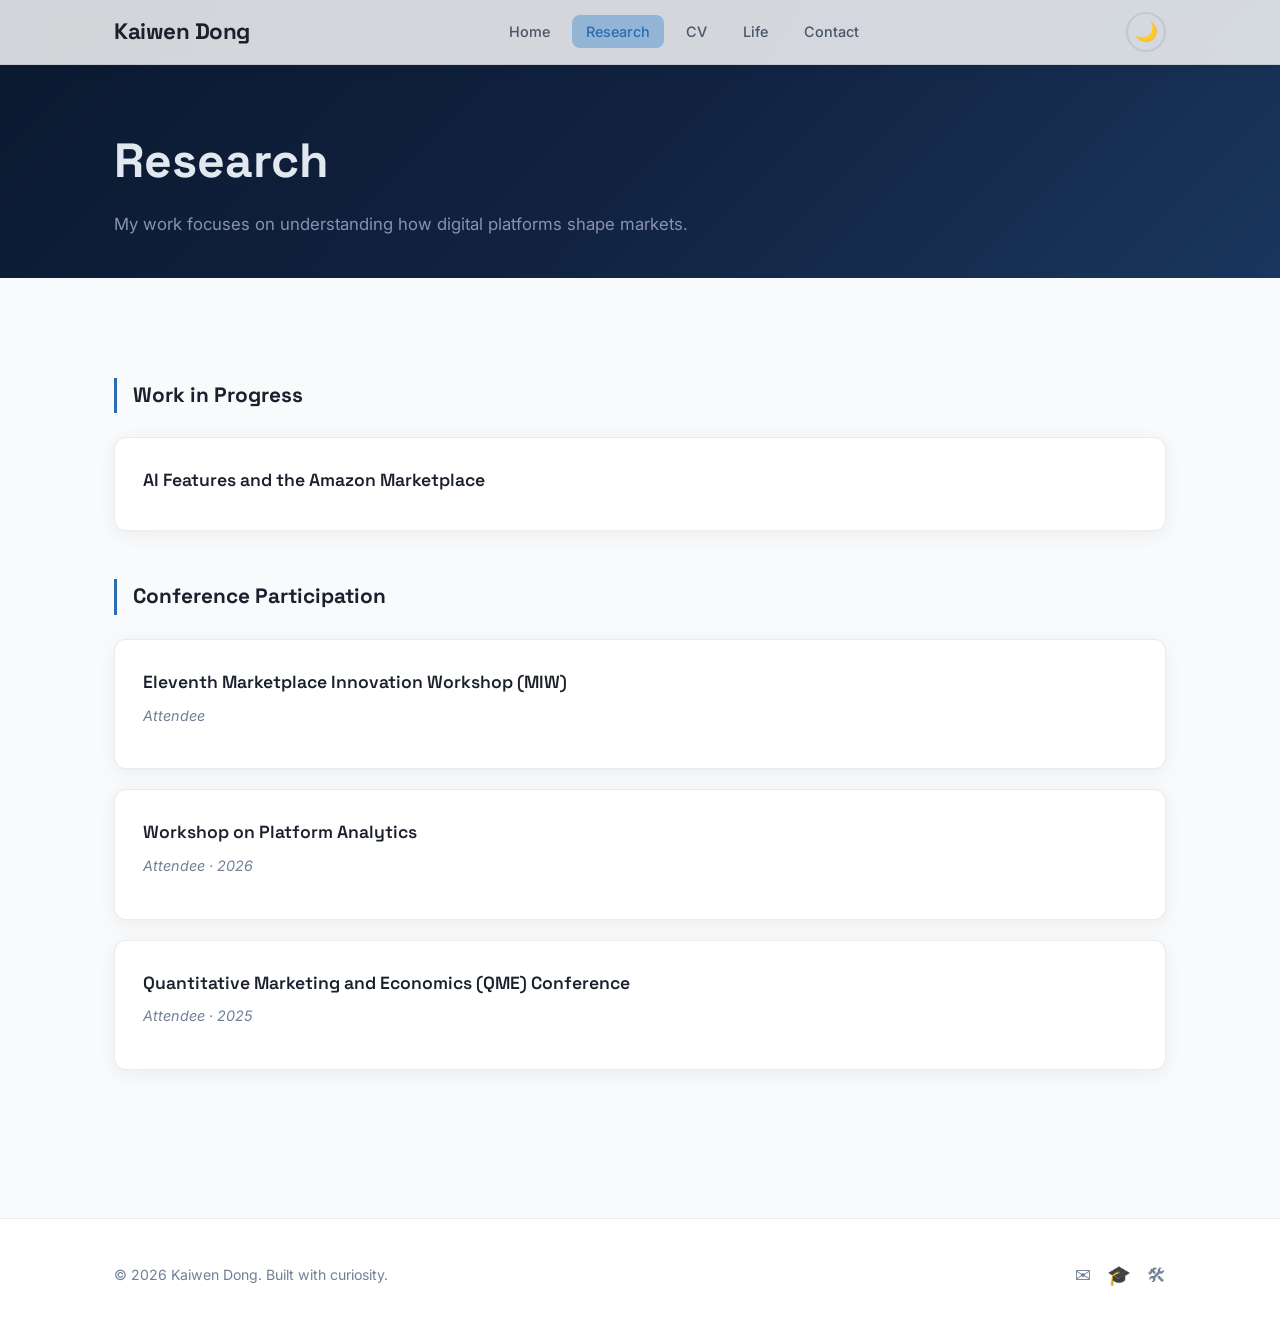
<file: research.html>
<!DOCTYPE html>
<html lang="en">
<head>
  <!-- Google tag (gtag.js) -->
  <script async src="https://www.googletagmanager.com/gtag/js?id=G-MLNRYPQRBH"></script>
  <script>
    window.dataLayer = window.dataLayer || [];
    function gtag(){dataLayer.push(arguments);}
    gtag('js', new Date());
    gtag('config', 'G-MLNRYPQRBH');
  </script>
  <meta charset="UTF-8">
  <meta name="viewport" content="width=device-width, initial-scale=1.0">
  <title>Research | Kaiwen Dong</title>
  <meta name="description" content="Research by Kaiwen Dong on satellite-based mining detection using machine learning, AI features on the Amazon marketplace, and platform economics.">
  <meta name="keywords" content="Kaiwen Dong, research, satellite mining detection, machine learning, AI features, Amazon marketplace, platform economics, causal inference, working papers">
  <meta name="author" content="Kaiwen Dong">
  <meta name="robots" content="index, follow">
  <link rel="canonical" href="https://kevin2330.github.io/research.html">
  <!-- Open Graph -->
  <meta property="og:title" content="Research | Kaiwen Dong">
  <meta property="og:description" content="Research on satellite-based mining detection, AI features on Amazon, and how digital platforms shape markets.">
  <meta property="og:image" content="https://kevin2330.github.io/assets/profile.jpg">
  <meta property="og:url" content="https://kevin2330.github.io/research.html">
  <meta property="og:type" content="website">
  <meta property="og:site_name" content="Kaiwen Dong">
  <!-- Twitter Card -->
  <meta name="twitter:card" content="summary_large_image">
  <meta name="twitter:title" content="Research | Kaiwen Dong">
  <meta name="twitter:description" content="Research on satellite-based mining detection, AI features on Amazon, and how digital platforms shape markets.">
  <meta name="twitter:image" content="https://kevin2330.github.io/assets/profile.jpg">
  <link rel="preconnect" href="https://fonts.googleapis.com">
  <link rel="preconnect" href="https://fonts.gstatic.com" crossorigin>
  <link href="https://fonts.googleapis.com/css2?family=Inter:wght@400;500;600;700&family=Space+Grotesk:wght@500;600;700&display=swap" rel="stylesheet">
  <link rel="stylesheet" href="css/style.css">
</head>
<body class="page-top">

  <!-- Navigation -->
  <nav class="navbar">
    <div class="container">
      <a href="index.html" class="nav-brand">Kaiwen Dong</a>
      <ul class="nav-links">
        <li><a href="index.html">Home</a></li>
        <li><a href="research.html">Research</a></li>
        <li><a href="cv.html">CV</a></li>
<li><a href="life.html">Life</a></li>
        <li><a href="contact.html">Contact</a></li>
      </ul>
      <button class="theme-toggle" aria-label="Toggle dark mode">🌙</button>
      <button class="nav-hamburger" aria-label="Toggle menu">
        <span></span><span></span><span></span>
      </button>
    </div>
  </nav>

  <!-- Page Hero -->
  <div class="page-hero">
    <div class="container">
      <h1>Research</h1>
      <p>My work focuses on understanding how digital platforms shape markets.</p>
    </div>
  </div>

  <!-- Working Papers -->
  <section class="section">
    <div class="container">
      <div class="research-section" style="display: none;">
        <h3>Working Papers</h3>
        <div class="stagger-children">

          <div class="paper-card animate-on-scroll">
            <h4 class="paper-title">Leveraging Large-scale Satellite Data and Machine Learning for Mining Detection in Ghana: A Cloud Computing Based Approach</h4>
            <p class="paper-authors">with Charlotte (Jiale) Zhou, Yu Hui, Peiran Qin, Yuxuan Cai</p>
            <p class="paper-abstract">
              Recent advancements in large-scale information processing technologies, such as cloud computing,
              have made real-time environmental monitoring possible to combine more multiple dimensions of large data.
              There is a regulatory need to monitor long-term gold mining activities in Africa due to their impacts
              on gold markets and the environment. Based on NDVI data from 2004 to 2024, infrastructure and natural
              resource data surrounding mining areas, and millions of satellite images, this study presents a novel
              framework for real-time mining detection in Ghana using cloud-based computing and machine learning.
              By integrating satellite imagery, geospatial data, and human activity indicators, the model efficiently
              monitors mining activities with high precision. Leveraging AWS and PySpark, the system processes
              large-scale datasets, enabling dynamic and scalable monitoring of mining activities. Our time series
              analysis explores the relationship between NDVI loss and gold prices, providing insights into the
              environmental and economic impacts of mining. This framework demonstrates global applicability,
              offering a scalable solution for enhanced regulatory oversight and environmental management in
              mining regions.
            </p>
            <button class="paper-toggle">+ Show Abstract</button>
            <div class="paper-links">
              <a href="#" class="paper-link">PDF</a>
            </div>
          </div>

        </div>
      </div>

      <div class="research-section">
        <h3>Work in Progress</h3>
        <div class="stagger-children">

          <div class="paper-card animate-on-scroll">
            <h4 class="paper-title">AI Features and the Amazon Marketplace</h4>
          </div>

        </div>
      </div>

      <div class="research-section">
        <h3>Conference Participation</h3>
        <div class="stagger-children">

          <div class="paper-card animate-on-scroll">
            <h4 class="paper-title">Eleventh Marketplace Innovation Workshop (MIW)</h4>
            <p class="paper-authors">Attendee</p>
          </div>

          <div class="paper-card animate-on-scroll">
            <h4 class="paper-title">Workshop on Platform Analytics</h4>
            <p class="paper-authors">Attendee &middot; 2026</p>
          </div>

          <div class="paper-card animate-on-scroll">
            <h4 class="paper-title">Quantitative Marketing and Economics (QME) Conference</h4>
            <p class="paper-authors">Attendee &middot; 2025</p>
          </div>

        </div>
      </div>
    </div>
  </section>

  <!-- Footer -->
  <footer class="footer">
    <div class="container">
      <p class="footer-text">&copy; 2026 Kaiwen Dong. Built with curiosity.</p>
      <div class="footer-socials">
        <a href="mailto:kaiwen.dong@duke.edu" aria-label="Email">&#9993;</a>
        <a href="https://scholar.google.com/" target="_blank" rel="noopener" aria-label="Google Scholar">&#127891;</a>
        <a href="https://github.com/Kevin2330" target="_blank" rel="noopener" aria-label="GitHub">&#128736;</a>
      </div>
    </div>
  </footer>

  <script src="js/main.js"></script>
</body>
</html>
</file>
<file: css/style.css>
/* ═══════════════════════════════════════════════
   Kevin's Personal Website — Style System
   ═══════════════════════════════════════════════ */

/* ── Reset ── */
*, *::before, *::after { margin: 0; padding: 0; box-sizing: border-box; }

/* ── Light Theme (default) ── */
:root {
  --bg-primary: #f8fafc;
  --bg-secondary: #ffffff;
  --bg-card: #ffffff;
  --bg-hero: linear-gradient(135deg, #0a192f 0%, #112240 50%, #1a365d 100%);
  --bg-nav: rgba(255, 255, 255, 0.82);
  --text-primary: #1a202c;
  --text-secondary: #4a5568;
  --text-muted: #718096;
  --accent: #2b6cb0;
  --accent-bright: #3182ce;
  --accent-glow: rgba(49, 130, 206, 0.4);
  --accent-teal: #38b2ac;
  --border: rgba(0, 0, 0, 0.08);
  --shadow-sm: 0 1px 3px rgba(0,0,0,0.06);
  --shadow-md: 0 4px 14px rgba(0,0,0,0.08);
  --shadow-lg: 0 10px 40px rgba(0,0,0,0.1);
  --shadow-card: 0 4px 20px rgba(0,0,0,0.06);
  --nav-shadow: 0 1px 12px rgba(0,0,0,0.06);
  --radius: 12px;
  --radius-sm: 8px;
  --font-sans: 'Inter', system-ui, -apple-system, sans-serif;
  --font-heading: 'Space Grotesk', 'Inter', sans-serif;
  --max-width: 1100px;
  --transition: 0.3s cubic-bezier(0.4, 0, 0.2, 1);
}

/* ── Dark Theme ── */
[data-theme="dark"] {
  --bg-primary: #0a192f;
  --bg-secondary: #112240;
  --bg-card: #1a2744;
  --bg-hero: linear-gradient(135deg, #020c1b 0%, #0a192f 50%, #112240 100%);
  --bg-nav: rgba(10, 25, 47, 0.88);
  --text-primary: #ccd6f6;
  --text-secondary: #8892b0;
  --text-muted: #5a6a8a;
  --accent: #64ffda;
  --accent-bright: #64ffda;
  --accent-glow: rgba(100, 255, 218, 0.15);
  --accent-teal: #64ffda;
  --border: rgba(255, 255, 255, 0.08);
  --shadow-sm: 0 1px 3px rgba(0,0,0,0.3);
  --shadow-md: 0 4px 14px rgba(0,0,0,0.4);
  --shadow-lg: 0 10px 40px rgba(0,0,0,0.5);
  --shadow-card: 0 4px 20px rgba(0,0,0,0.3);
  --nav-shadow: 0 1px 12px rgba(0,0,0,0.3);
}

/* ── Base ── */
html { scroll-behavior: smooth; }

body {
  font-family: var(--font-sans);
  color: var(--text-primary);
  background: var(--bg-primary);
  line-height: 1.7;
  font-size: 16px;
  transition: background var(--transition), color var(--transition);
  overflow-x: hidden;
}

a { color: var(--accent-bright); text-decoration: none; transition: color var(--transition); }
a:hover { color: var(--accent-teal); }

img { max-width: 100%; display: block; }

.container {
  max-width: var(--max-width);
  margin: 0 auto;
  padding: 0 24px;
}

/* ── Navbar (Glassmorphism) ── */
.navbar {
  position: fixed;
  top: 0;
  left: 0;
  right: 0;
  z-index: 1000;
  background: var(--bg-nav);
  backdrop-filter: blur(20px);
  -webkit-backdrop-filter: blur(20px);
  border-bottom: 1px solid var(--border);
  box-shadow: var(--nav-shadow);
  transition: background var(--transition), box-shadow var(--transition);
}

.navbar .container {
  display: flex;
  align-items: center;
  justify-content: space-between;
  height: 64px;
}

.nav-brand {
  font-family: var(--font-heading);
  font-size: 1.4rem;
  font-weight: 700;
  color: var(--text-primary);
  letter-spacing: -0.5px;
}
.nav-brand:hover { color: var(--accent); text-decoration: none; }

.nav-links {
  list-style: none;
  display: flex;
  align-items: center;
  gap: 8px;
}

.nav-links a {
  color: var(--text-secondary);
  font-size: 0.9rem;
  font-weight: 500;
  padding: 8px 14px;
  border-radius: var(--radius-sm);
  transition: all var(--transition);
  position: relative;
}

.nav-links a:hover,
.nav-links a.active {
  color: var(--accent);
  background: var(--accent-glow);
  text-decoration: none;
}

/* Dark mode toggle */
.theme-toggle {
  background: none;
  border: 2px solid var(--border);
  color: var(--text-secondary);
  cursor: pointer;
  width: 40px;
  height: 40px;
  border-radius: 50%;
  display: flex;
  align-items: center;
  justify-content: center;
  font-size: 1.15rem;
  transition: all var(--transition);
  margin-left: 8px;
}
.theme-toggle:hover {
  border-color: var(--accent);
  color: var(--accent);
  transform: rotate(30deg);
}

/* Hamburger */
.nav-hamburger {
  display: none;
  background: none;
  border: none;
  cursor: pointer;
  flex-direction: column;
  gap: 5px;
  padding: 8px;
}
.nav-hamburger span {
  display: block;
  width: 24px;
  height: 2.5px;
  background: var(--text-primary);
  border-radius: 2px;
  transition: all var(--transition);
}
.nav-hamburger.open span:nth-child(1) { transform: rotate(45deg) translate(5px, 5px); }
.nav-hamburger.open span:nth-child(2) { opacity: 0; }
.nav-hamburger.open span:nth-child(3) { transform: rotate(-45deg) translate(5px, -5px); }

/* ── Hero Section ── */
.hero {
  min-height: 100vh;
  display: flex;
  align-items: center;
  background: var(--bg-hero);
  position: relative;
  overflow: hidden;
  padding-top: 64px;
}

.hero::before {
  content: '';
  position: absolute;
  inset: 0;
  background:
    radial-gradient(ellipse 600px 600px at 20% 50%, rgba(100,255,218,0.07) 0%, transparent 70%),
    radial-gradient(ellipse 400px 400px at 80% 20%, rgba(49,130,206,0.1) 0%, transparent 70%);
  animation: heroGlow 8s ease-in-out infinite alternate;
}

@keyframes heroGlow {
  0% { opacity: 0.6; transform: scale(1); }
  100% { opacity: 1; transform: scale(1.05); }
}

/* Floating particles */
.hero-particles {
  position: absolute;
  inset: 0;
  overflow: hidden;
  pointer-events: none;
}
.hero-particles span {
  position: absolute;
  width: 3px;
  height: 3px;
  background: rgba(100, 255, 218, 0.3);
  border-radius: 50%;
  animation: float linear infinite;
}
.hero-particles span:nth-child(1) { left: 10%; animation-duration: 12s; animation-delay: 0s; }
.hero-particles span:nth-child(2) { left: 25%; animation-duration: 15s; animation-delay: 2s; }
.hero-particles span:nth-child(3) { left: 40%; animation-duration: 10s; animation-delay: 4s; }
.hero-particles span:nth-child(4) { left: 55%; animation-duration: 14s; animation-delay: 1s; }
.hero-particles span:nth-child(5) { left: 70%; animation-duration: 11s; animation-delay: 3s; }
.hero-particles span:nth-child(6) { left: 85%; animation-duration: 13s; animation-delay: 5s; }

@keyframes float {
  0% { transform: translateY(100vh) scale(0); opacity: 0; }
  10% { opacity: 1; }
  90% { opacity: 1; }
  100% { transform: translateY(-10vh) scale(1); opacity: 0; }
}

.hero-content {
  display: flex;
  align-items: center;
  gap: 60px;
  position: relative;
  z-index: 2;
  padding: 40px 0;
}

.hero-text { flex: 1; }

.hero-greeting {
  font-family: var(--font-sans);
  font-size: 1.05rem;
  color: var(--accent-teal);
  font-weight: 500;
  margin-bottom: 12px;
  opacity: 0;
  animation: fadeInUp 0.6s ease forwards 0.2s;
}

.hero h1 {
  font-family: var(--font-heading);
  font-size: clamp(2.5rem, 5vw, 4rem);
  font-weight: 700;
  color: #e2e8f0;
  line-height: 1.1;
  margin-bottom: 8px;
  opacity: 0;
  animation: fadeInUp 0.6s ease forwards 0.4s;
}

.hero-tagline {
  font-size: clamp(1rem, 2vw, 1.3rem);
  color: #8892b0;
  margin-bottom: 8px;
  font-weight: 500;
  opacity: 0;
  animation: fadeInUp 0.6s ease forwards 0.6s;
}

.hero-personality {
  font-size: 0.95rem;
  color: #5a7a9a;
  margin-bottom: 24px;
  opacity: 0;
  animation: fadeInUp 0.6s ease forwards 0.7s;
}

.hero-bio {
  font-size: 1.05rem;
  color: #8892b0;
  max-width: 540px;
  margin-bottom: 32px;
  opacity: 0;
  animation: fadeInUp 0.6s ease forwards 0.8s;
}

.hero-buttons {
  display: flex;
  gap: 16px;
  flex-wrap: wrap;
  opacity: 0;
  animation: fadeInUp 0.6s ease forwards 1s;
}

@keyframes fadeInUp {
  from { opacity: 0; transform: translateY(24px); }
  to { opacity: 1; transform: translateY(0); }
}

/* Hero photo */
.hero-photo {
  flex-shrink: 0;
  opacity: 0;
  animation: fadeInUp 0.6s ease forwards 0.8s;
}

.photo-frame {
  width: 260px;
  height: 260px;
  border-radius: 50%;
  padding: 4px;
  background: linear-gradient(135deg, var(--accent-teal), var(--accent));
  box-shadow: 0 0 40px rgba(100,255,218,0.15);
  transition: transform var(--transition), box-shadow var(--transition);
}
.photo-frame:hover {
  transform: scale(1.03);
  box-shadow: 0 0 60px rgba(100,255,218,0.25);
}

.photo-placeholder {
  width: 100%;
  height: 100%;
  border-radius: 50%;
  background: #1a2744;
  display: flex;
  align-items: center;
  justify-content: center;
  color: #5a7a9a;
  font-size: 0.9rem;
  font-weight: 500;
  overflow: hidden;
}
.photo-placeholder img {
  width: 100%;
  height: 100%;
  object-fit: cover;
  border-radius: 50%;
}

/* ── Buttons ── */
.btn {
  display: inline-flex;
  align-items: center;
  gap: 8px;
  padding: 12px 28px;
  font-family: var(--font-sans);
  font-size: 0.9rem;
  font-weight: 600;
  border-radius: var(--radius-sm);
  border: 2px solid transparent;
  cursor: pointer;
  transition: all var(--transition);
  text-decoration: none;
}
.btn:hover { text-decoration: none; }

.btn-primary {
  background: var(--accent);
  color: #0a192f;
  border-color: var(--accent);
}
.btn-primary:hover {
  background: transparent;
  color: var(--accent);
  transform: translateY(-2px);
  box-shadow: 0 4px 20px var(--accent-glow);
}

.btn-outline {
  background: transparent;
  color: var(--accent);
  border-color: var(--accent);
}
.btn-outline:hover {
  background: var(--accent-glow);
  transform: translateY(-2px);
  color: var(--accent);
}

/* ── Section Layout ── */
.section {
  padding: 100px 0;
}

.section-header {
  margin-bottom: 48px;
}

.section-label {
  font-family: var(--font-sans);
  font-size: 0.85rem;
  font-weight: 600;
  color: var(--accent);
  text-transform: uppercase;
  letter-spacing: 3px;
  margin-bottom: 8px;
}

.section-title {
  font-family: var(--font-heading);
  font-size: clamp(1.8rem, 3vw, 2.4rem);
  font-weight: 700;
  color: var(--text-primary);
  position: relative;
  display: inline-block;
}

.section-title::after {
  content: '';
  position: absolute;
  bottom: -8px;
  left: 0;
  width: 60px;
  height: 3px;
  background: var(--accent);
  border-radius: 2px;
}

.section-alt {
  background: var(--bg-secondary);
}

/* ── About Section (Home page below fold) ── */
.about-grid {
  display: grid;
  grid-template-columns: 1.2fr 1fr;
  gap: 48px;
  align-items: start;
}

.about-text p {
  color: var(--text-secondary);
  margin-bottom: 16px;
  font-size: 1.02rem;
}

.fun-facts {
  background: var(--bg-card);
  border: 1px solid var(--border);
  border-radius: var(--radius);
  padding: 32px;
  box-shadow: var(--shadow-card);
}

.fun-facts h3 {
  font-family: var(--font-heading);
  font-size: 1.2rem;
  margin-bottom: 20px;
  color: var(--text-primary);
}

.fact-item {
  display: flex;
  align-items: center;
  gap: 12px;
  padding: 10px 0;
  border-bottom: 1px solid var(--border);
  color: var(--text-secondary);
  font-size: 0.95rem;
}
.fact-item:last-child { border-bottom: none; }
.fact-icon {
  font-size: 1.3rem;
  width: 32px;
  text-align: center;
}

/* ── Education Timeline ── */
.edu-timeline {
  position: relative;
  max-width: 700px;
}

.edu-item {
  display: flex;
  gap: 24px;
  position: relative;
}

.edu-line {
  display: flex;
  flex-direction: column;
  align-items: center;
  flex-shrink: 0;
  width: 20px;
}

.edu-dot {
  width: 14px;
  height: 14px;
  border-radius: 50%;
  background: var(--bg-card);
  border: 3px solid var(--text-muted);
  flex-shrink: 0;
  z-index: 1;
  margin-top: 20px;
  transition: all var(--transition);
}

.edu-dot-active {
  border-color: var(--accent);
  background: var(--accent);
  box-shadow: 0 0 12px var(--accent-glow);
}

.edu-connector {
  width: 2px;
  flex: 1;
  background: var(--border);
  min-height: 20px;
}

.edu-card {
  display: flex;
  align-items: flex-start;
  gap: 16px;
  background: var(--bg-card);
  border: 1px solid var(--border);
  border-radius: var(--radius);
  padding: 20px;
  margin-bottom: 16px;
  flex: 1;
  box-shadow: var(--shadow-card);
  transition: all var(--transition);
}

.edu-card:hover {
  transform: translateX(6px);
  box-shadow: var(--shadow-md);
  border-color: var(--accent);
}

.edu-logo {
  width: 48px;
  height: 48px;
  border-radius: 10px;
  display: flex;
  align-items: center;
  justify-content: center;
  flex-shrink: 0;
  overflow: hidden;
}

.edu-logo img {
  width: 100%;
  height: 100%;
  object-fit: contain;
}

.edu-info h4 {
  font-family: var(--font-heading);
  font-size: 1rem;
  color: var(--text-primary);
  margin-bottom: 4px;
  line-height: 1.3;
}

.edu-degree {
  font-size: 0.9rem;
  color: var(--text-secondary);
  margin-bottom: 4px;
}

.edu-dates {
  font-size: 0.82rem;
  color: var(--accent);
  font-weight: 600;
}

@media (max-width: 768px) {
  .edu-line { width: 16px; }
  .edu-card { padding: 16px; }
  .edu-logo { width: 40px; height: 40px; }
  .edu-info h4 { font-size: 0.92rem; }
}

/* ── Research Cards ── */
.research-section { margin-bottom: 48px; }

.research-section h3 {
  font-family: var(--font-heading);
  font-size: 1.3rem;
  color: var(--text-primary);
  margin-bottom: 24px;
  padding-left: 16px;
  border-left: 3px solid var(--accent);
}

.paper-card {
  background: var(--bg-card);
  border: 1px solid var(--border);
  border-radius: var(--radius);
  padding: 28px;
  margin-bottom: 20px;
  box-shadow: var(--shadow-card);
  transition: all var(--transition);
  position: relative;
  overflow: hidden;
}

.paper-card::before {
  content: '';
  position: absolute;
  top: 0;
  left: 0;
  width: 3px;
  height: 100%;
  background: var(--accent);
  transform: scaleY(0);
  transition: transform var(--transition);
}

.paper-card:hover {
  transform: translateY(-4px);
  box-shadow: var(--shadow-lg);
}
.paper-card:hover::before {
  transform: scaleY(1);
}

.paper-title {
  font-family: var(--font-heading);
  font-size: 1.1rem;
  font-weight: 600;
  color: var(--text-primary);
  margin-bottom: 6px;
}

.paper-authors {
  font-size: 0.9rem;
  color: var(--text-muted);
  font-style: italic;
  margin-bottom: 12px;
}

.paper-abstract {
  font-size: 0.92rem;
  color: var(--text-secondary);
  line-height: 1.6;
  max-height: 0;
  overflow: hidden;
  transition: max-height 0.4s ease, margin 0.3s ease;
}
.paper-abstract.expanded {
  max-height: 500px;
  margin-bottom: 16px;
}

.paper-toggle {
  background: none;
  border: none;
  color: var(--accent);
  font-size: 0.85rem;
  font-weight: 600;
  cursor: pointer;
  padding: 4px 0;
  transition: color var(--transition);
  font-family: var(--font-sans);
}
.paper-toggle:hover { color: var(--accent-teal); }

.paper-links {
  display: flex;
  gap: 12px;
  margin-top: 12px;
}

.paper-link {
  font-size: 0.82rem;
  font-weight: 600;
  color: var(--accent);
  padding: 4px 12px;
  border: 1px solid var(--accent);
  border-radius: 20px;
  transition: all var(--transition);
}
.paper-link:hover {
  background: var(--accent);
  color: #0a192f;
  text-decoration: none;
}

/* ── CV Page ── */
.cv-header {
  text-align: center;
  margin-bottom: 48px;
}

.cv-download-btn {
  display: inline-flex;
  align-items: center;
  gap: 10px;
  padding: 14px 36px;
  font-size: 1rem;
}

.cv-embed {
  width: 100%;
  height: 80vh;
  border: 1px solid var(--border);
  border-radius: var(--radius);
  box-shadow: var(--shadow-md);
  margin-bottom: 48px;
}

.cv-timeline {
  position: relative;
  padding-left: 32px;
}

.cv-timeline::before {
  content: '';
  position: absolute;
  left: 7px;
  top: 0;
  bottom: 0;
  width: 2px;
  background: var(--border);
}

.timeline-item {
  position: relative;
  margin-bottom: 32px;
}

.timeline-item::before {
  content: '';
  position: absolute;
  left: -29px;
  top: 6px;
  width: 12px;
  height: 12px;
  background: var(--accent);
  border-radius: 50%;
  border: 2px solid var(--bg-primary);
}

.timeline-year {
  font-size: 0.85rem;
  font-weight: 600;
  color: var(--accent);
  margin-bottom: 4px;
}

.timeline-title {
  font-family: var(--font-heading);
  font-size: 1.1rem;
  font-weight: 600;
  color: var(--text-primary);
}

.timeline-subtitle {
  font-size: 0.95rem;
  color: var(--text-secondary);
}

/* ── Teaching Cards ── */
.teaching-grid {
  display: grid;
  grid-template-columns: repeat(auto-fill, minmax(320px, 1fr));
  gap: 24px;
}

.teaching-card {
  background: var(--bg-card);
  border: 1px solid var(--border);
  border-radius: var(--radius);
  padding: 28px;
  box-shadow: var(--shadow-card);
  transition: all var(--transition);
}

.teaching-card:hover {
  transform: translateY(-4px);
  box-shadow: var(--shadow-lg);
  border-color: var(--accent);
}

.teaching-card h3 {
  font-family: var(--font-heading);
  font-size: 1.1rem;
  color: var(--text-primary);
  margin-bottom: 4px;
}

.teaching-code {
  font-size: 0.85rem;
  color: var(--accent);
  font-weight: 600;
  margin-bottom: 8px;
}

.teaching-role {
  font-size: 0.9rem;
  color: var(--text-secondary);
  margin-bottom: 8px;
}

.teaching-desc {
  font-size: 0.9rem;
  color: var(--text-muted);
}

/* ── Life Gallery ── */
.gallery-filters {
  display: flex;
  gap: 8px;
  margin-bottom: 32px;
  flex-wrap: wrap;
}

.filter-btn {
  padding: 8px 20px;
  border: 2px solid var(--border);
  border-radius: 24px;
  background: transparent;
  color: var(--text-secondary);
  font-family: var(--font-sans);
  font-size: 0.88rem;
  font-weight: 500;
  cursor: pointer;
  transition: all var(--transition);
}

.filter-btn:hover,
.filter-btn.active {
  border-color: var(--accent);
  color: var(--accent);
  background: var(--accent-glow);
}

.gallery-grid {
  display: grid;
  grid-template-columns: repeat(auto-fill, minmax(280px, 1fr));
  gap: 20px;
}

.gallery-item {
  border-radius: var(--radius);
  overflow: hidden;
  cursor: pointer;
  position: relative;
  background: var(--bg-card);
  border: 1px solid var(--border);
  box-shadow: var(--shadow-card);
  transition: all var(--transition);
}

.gallery-item:hover {
  transform: translateY(-6px) scale(1.01);
  box-shadow: var(--shadow-lg);
}

.gallery-img {
  width: 100%;
  aspect-ratio: 1;
  object-fit: cover;
  transition: transform 0.5s ease;
}

/* Placeholder gradient images */
.gallery-placeholder {
  width: 100%;
  aspect-ratio: 1;
  display: flex;
  align-items: center;
  justify-content: center;
  font-size: 2.5rem;
  color: rgba(255,255,255,0.7);
}
.gallery-placeholder.travel { background: linear-gradient(135deg, #667eea, #764ba2); }
.gallery-placeholder.food { background: linear-gradient(135deg, #f093fb, #f5576c); }
.gallery-placeholder.hobbies { background: linear-gradient(135deg, #4facfe, #00f2fe); }
.gallery-placeholder.misc { background: linear-gradient(135deg, #43e97b, #38f9d7); }

.gallery-item:hover .gallery-img,
.gallery-item:hover .gallery-placeholder {
  transform: scale(1.05);
}

.gallery-caption {
  padding: 16px;
}

.gallery-caption h4 {
  font-family: var(--font-heading);
  font-size: 0.95rem;
  color: var(--text-primary);
  margin-bottom: 4px;
}

.gallery-caption p {
  font-size: 0.85rem;
  color: var(--text-muted);
}

.gallery-tag {
  display: inline-block;
  font-size: 0.72rem;
  font-weight: 600;
  color: var(--accent);
  background: var(--accent-glow);
  padding: 2px 10px;
  border-radius: 12px;
  margin-top: 8px;
  text-transform: uppercase;
  letter-spacing: 0.5px;
}

/* Lightbox */
.lightbox {
  position: fixed;
  inset: 0;
  background: rgba(0,0,0,0.92);
  z-index: 2000;
  display: none;
  align-items: center;
  justify-content: center;
  opacity: 0;
  transition: opacity 0.3s ease;
  cursor: pointer;
  backdrop-filter: blur(8px);
}
.lightbox.active {
  display: flex;
  opacity: 1;
}
.lightbox-content {
  max-width: 90vw;
  max-height: 85vh;
  position: relative;
  cursor: default;
}
.lightbox-content img,
.lightbox-content .gallery-placeholder {
  max-width: 90vw;
  max-height: 80vh;
  border-radius: var(--radius);
  object-fit: contain;
}
.lightbox-caption {
  text-align: center;
  color: #ccd6f6;
  padding: 16px;
  font-size: 1rem;
}
.lightbox-close {
  position: absolute;
  top: 20px;
  right: 24px;
  background: none;
  border: none;
  color: #ccd6f6;
  font-size: 2rem;
  cursor: pointer;
  z-index: 2001;
  transition: color var(--transition);
  line-height: 1;
}
.lightbox-close:hover { color: var(--accent); }

/* ── Contact Page ── */
.contact-grid {
  display: grid;
  grid-template-columns: 1fr 1fr;
  gap: 48px;
  align-items: start;
}

.contact-links {
  list-style: none;
  display: flex;
  flex-direction: column;
  gap: 16px;
}

.contact-link {
  display: flex;
  align-items: center;
  gap: 16px;
  padding: 20px 24px;
  background: var(--bg-card);
  border: 1px solid var(--border);
  border-radius: var(--radius);
  transition: all var(--transition);
  box-shadow: var(--shadow-card);
}

.contact-link:hover {
  transform: translateX(8px);
  border-color: var(--accent);
  box-shadow: var(--shadow-md);
  text-decoration: none;
}

.contact-icon {
  width: 48px;
  height: 48px;
  background: var(--accent-glow);
  border-radius: 50%;
  display: flex;
  align-items: center;
  justify-content: center;
  font-size: 1.3rem;
  flex-shrink: 0;
}

.contact-link-text h4 {
  font-family: var(--font-heading);
  font-size: 1rem;
  color: var(--text-primary);
}

.contact-link-text p {
  font-size: 0.88rem;
  color: var(--text-muted);
}

.contact-info h3 {
  font-family: var(--font-heading);
  font-size: 1.3rem;
  color: var(--text-primary);
  margin-bottom: 16px;
}

.contact-info p {
  color: var(--text-secondary);
  margin-bottom: 12px;
  line-height: 1.8;
}

/* ── Footer ── */
.footer {
  padding: 40px 0;
  border-top: 1px solid var(--border);
  background: var(--bg-secondary);
}

.footer .container {
  display: flex;
  justify-content: space-between;
  align-items: center;
}

.footer-text {
  font-size: 0.88rem;
  color: var(--text-muted);
}

.footer-socials {
  display: flex;
  gap: 16px;
}

.footer-socials a {
  color: var(--text-muted);
  font-size: 1.2rem;
  transition: all var(--transition);
}
.footer-socials a:hover {
  color: var(--accent);
  transform: translateY(-2px);
}

/* ── Scroll Animations ── */
.animate-on-scroll {
  opacity: 0;
  transform: translateY(30px);
  transition: opacity 0.7s ease, transform 0.7s ease;
}
.animate-on-scroll.visible {
  opacity: 1;
  transform: translateY(0);
}

/* Stagger children */
.stagger-children .animate-on-scroll:nth-child(1) { transition-delay: 0s; }
.stagger-children .animate-on-scroll:nth-child(2) { transition-delay: 0.1s; }
.stagger-children .animate-on-scroll:nth-child(3) { transition-delay: 0.2s; }
.stagger-children .animate-on-scroll:nth-child(4) { transition-delay: 0.3s; }
.stagger-children .animate-on-scroll:nth-child(5) { transition-delay: 0.4s; }
.stagger-children .animate-on-scroll:nth-child(6) { transition-delay: 0.5s; }
.stagger-children .animate-on-scroll:nth-child(7) { transition-delay: 0.6s; }
.stagger-children .animate-on-scroll:nth-child(8) { transition-delay: 0.7s; }

/* ── Page Top Padding (for fixed nav) ── */
.page-top {
  padding-top: 64px;
}

/* ── Page Hero (non-home pages) ── */
.page-hero {
  padding: 80px 0 40px;
  background: var(--bg-hero);
  margin-top: -64px;
  padding-top: 120px;
}

.page-hero h1 {
  font-family: var(--font-heading);
  font-size: clamp(2rem, 4vw, 3rem);
  color: #e2e8f0;
  margin-bottom: 8px;
}

.page-hero p {
  color: #8892b0;
  font-size: 1.05rem;
  max-width: 600px;
}

/* ── Responsive ── */
@media (max-width: 768px) {
  .navbar .container {
    height: 56px;
  }

  .theme-toggle {
    order: 1;
  }

  .nav-hamburger {
    order: 2;
  }

  .nav-links {
    position: fixed;
    top: 56px;
    left: 0;
    right: 0;
    background: var(--bg-secondary);
    backdrop-filter: blur(20px);
    -webkit-backdrop-filter: blur(20px);
    flex-direction: column;
    padding: 16px 24px;
    gap: 4px;
    border-bottom: 1px solid var(--border);
    transform: translateY(-150%);
    opacity: 0;
    visibility: hidden;
    transition: transform var(--transition), opacity var(--transition), visibility var(--transition);
    box-shadow: var(--shadow-md);
    z-index: 999;
  }

  .nav-links.open {
    transform: translateY(0);
    opacity: 1;
    visibility: visible;
  }

  .nav-hamburger {
    display: flex;
  }

  .hero-content {
    flex-direction: column-reverse;
    text-align: center;
    gap: 32px;
    padding: 24px 0;
  }

  .hero-bio { margin-left: auto; margin-right: auto; }
  .hero-buttons { justify-content: center; }

  .photo-frame {
    width: 180px;
    height: 180px;
  }

  .about-grid {
    grid-template-columns: 1fr;
    gap: 32px;
  }

  .contact-grid {
    grid-template-columns: 1fr;
    gap: 32px;
  }

  .gallery-grid {
    grid-template-columns: repeat(auto-fill, minmax(240px, 1fr));
  }

  .teaching-grid {
    grid-template-columns: 1fr;
  }

  .footer .container {
    flex-direction: column;
    gap: 16px;
    text-align: center;
  }

  .section {
    padding: 60px 0;
  }

  .page-hero {
    padding-top: 100px;
    padding-bottom: 32px;
  }
}

@media (max-width: 480px) {
  .hero h1 { font-size: 2rem; }
  .gallery-grid { grid-template-columns: 1fr; }
}
</file>
